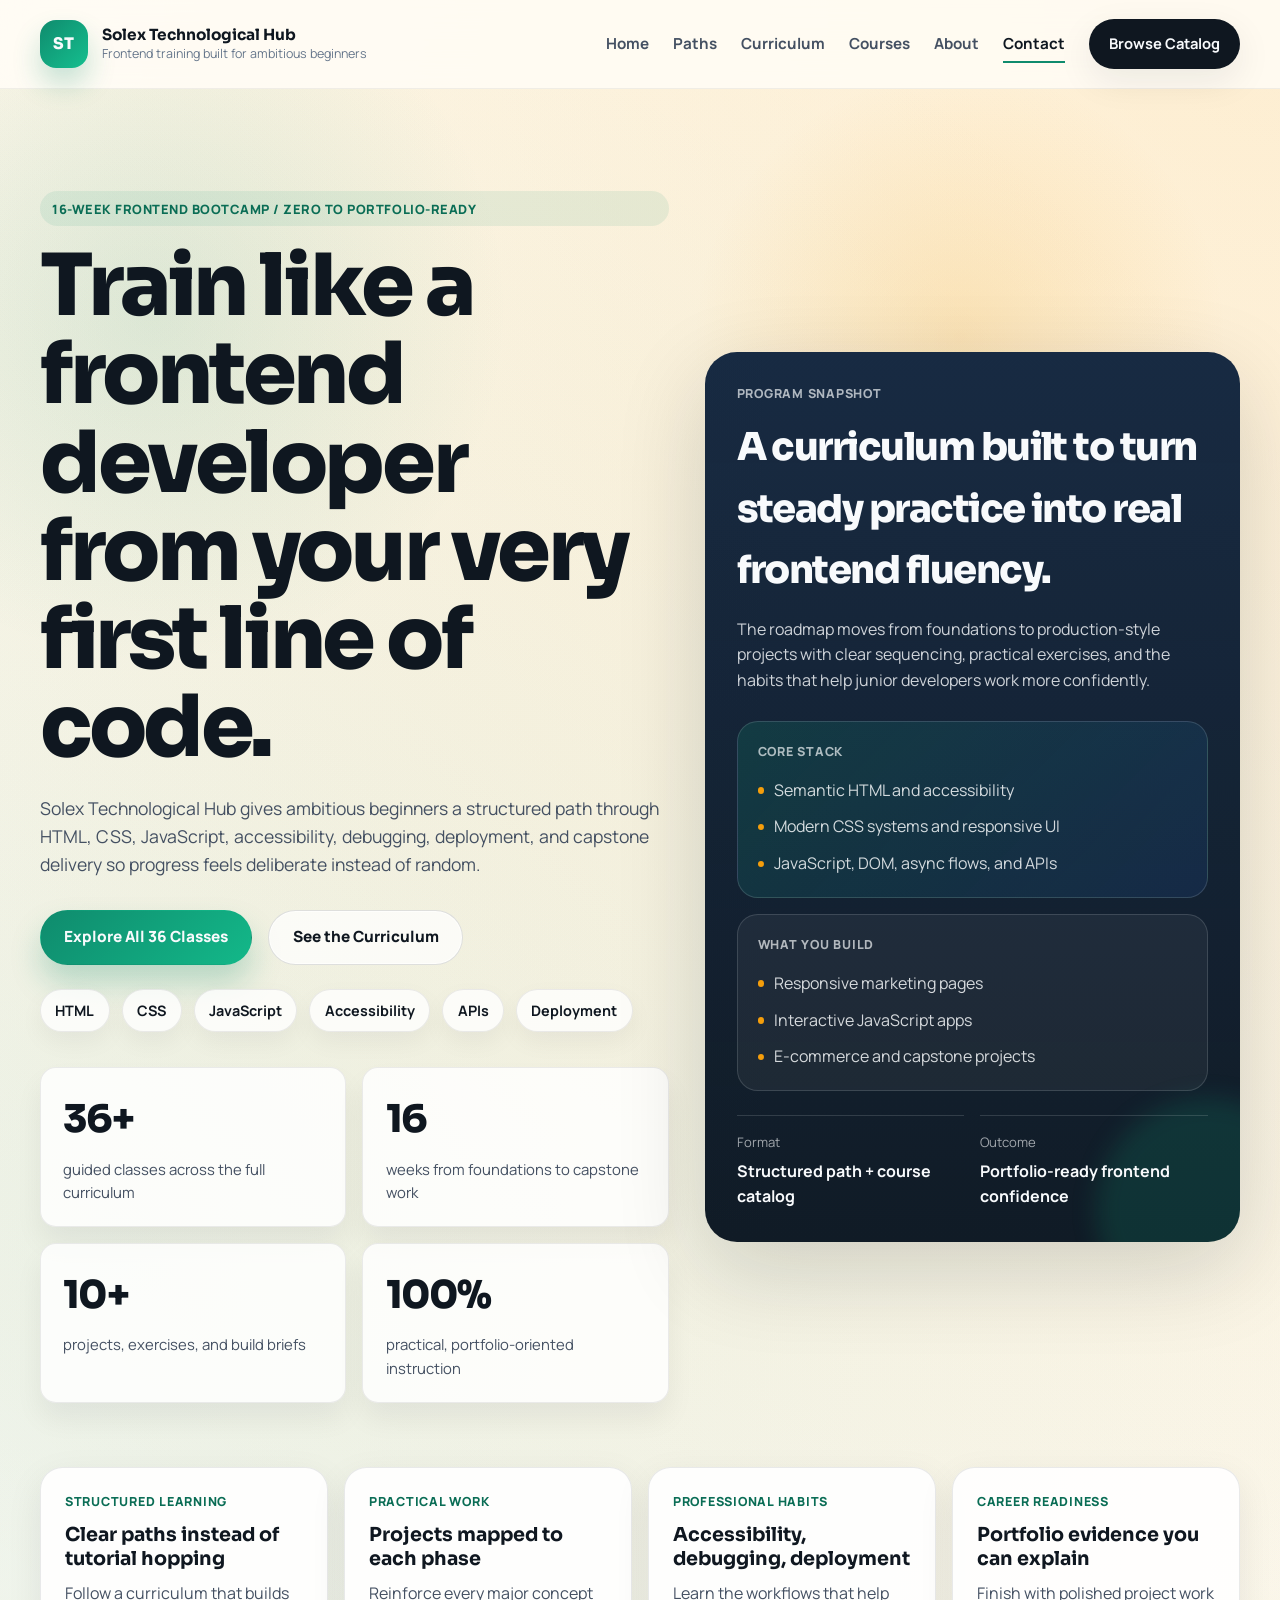
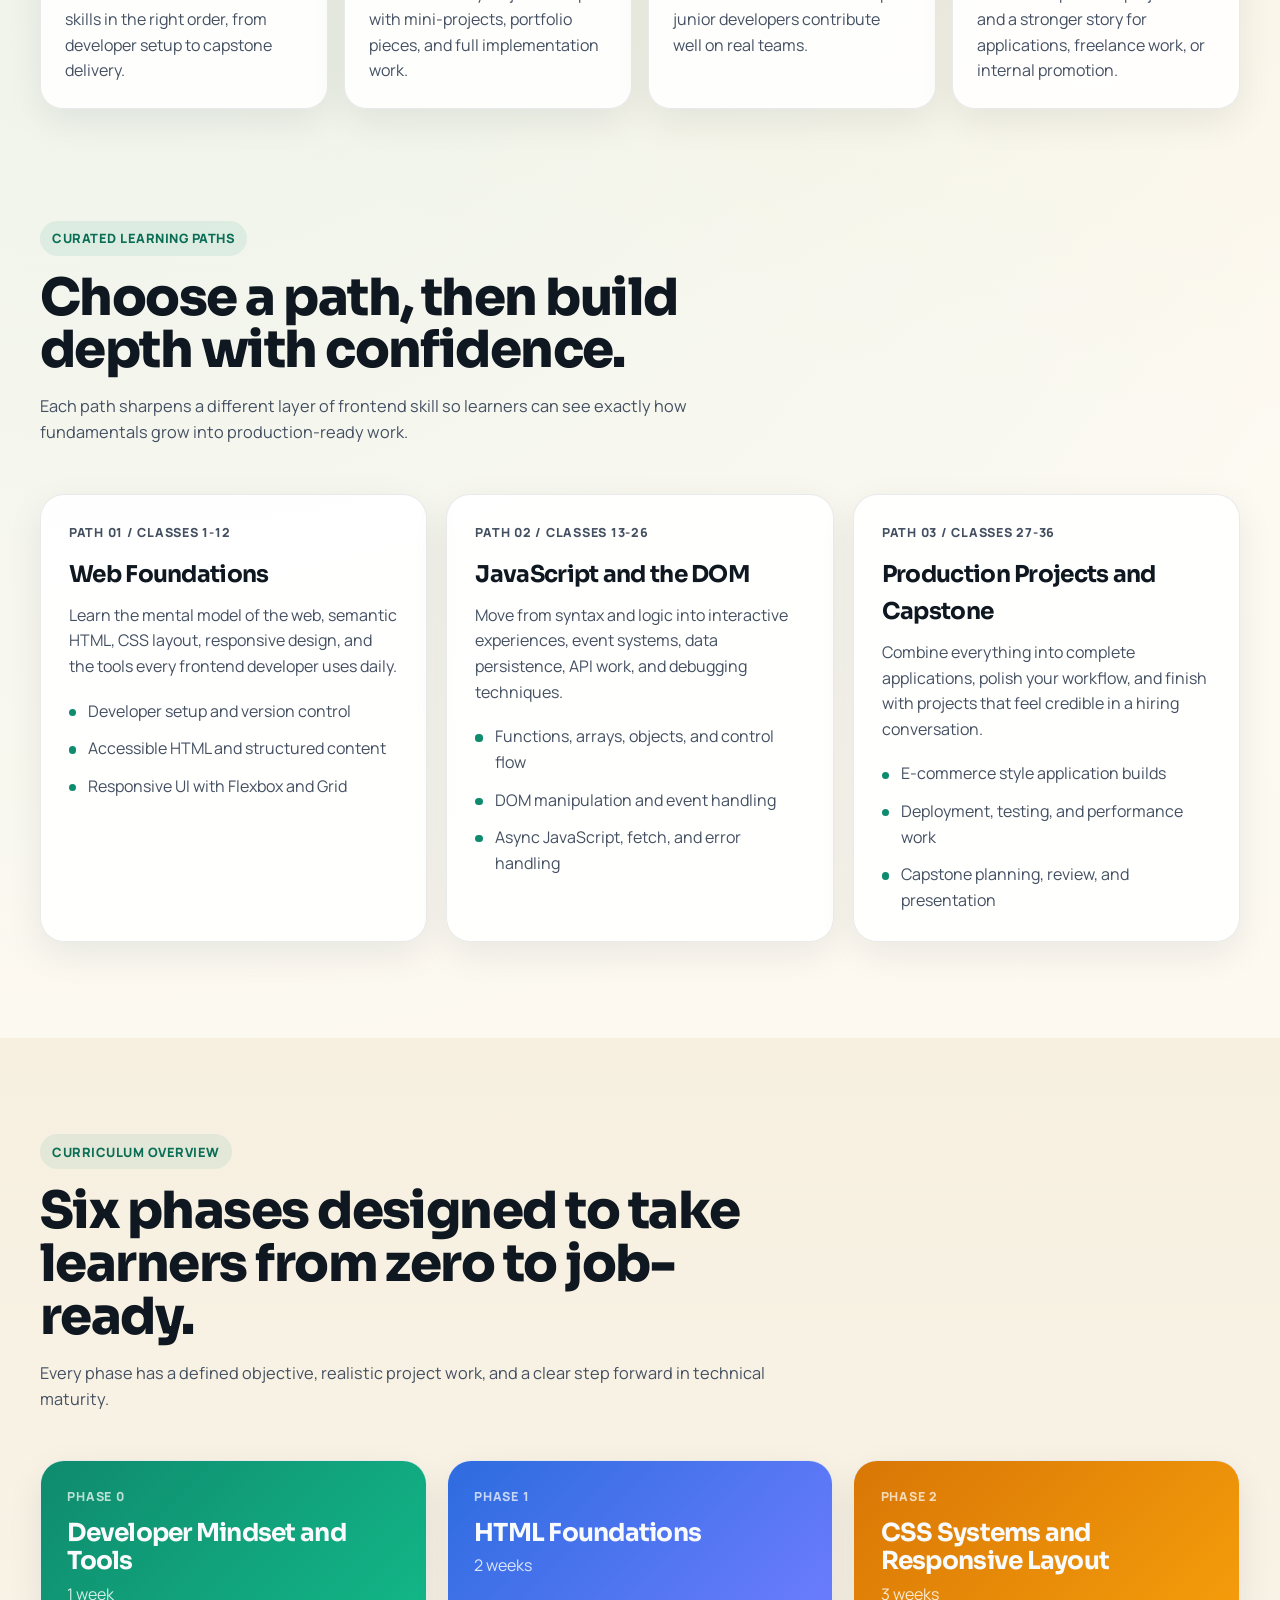
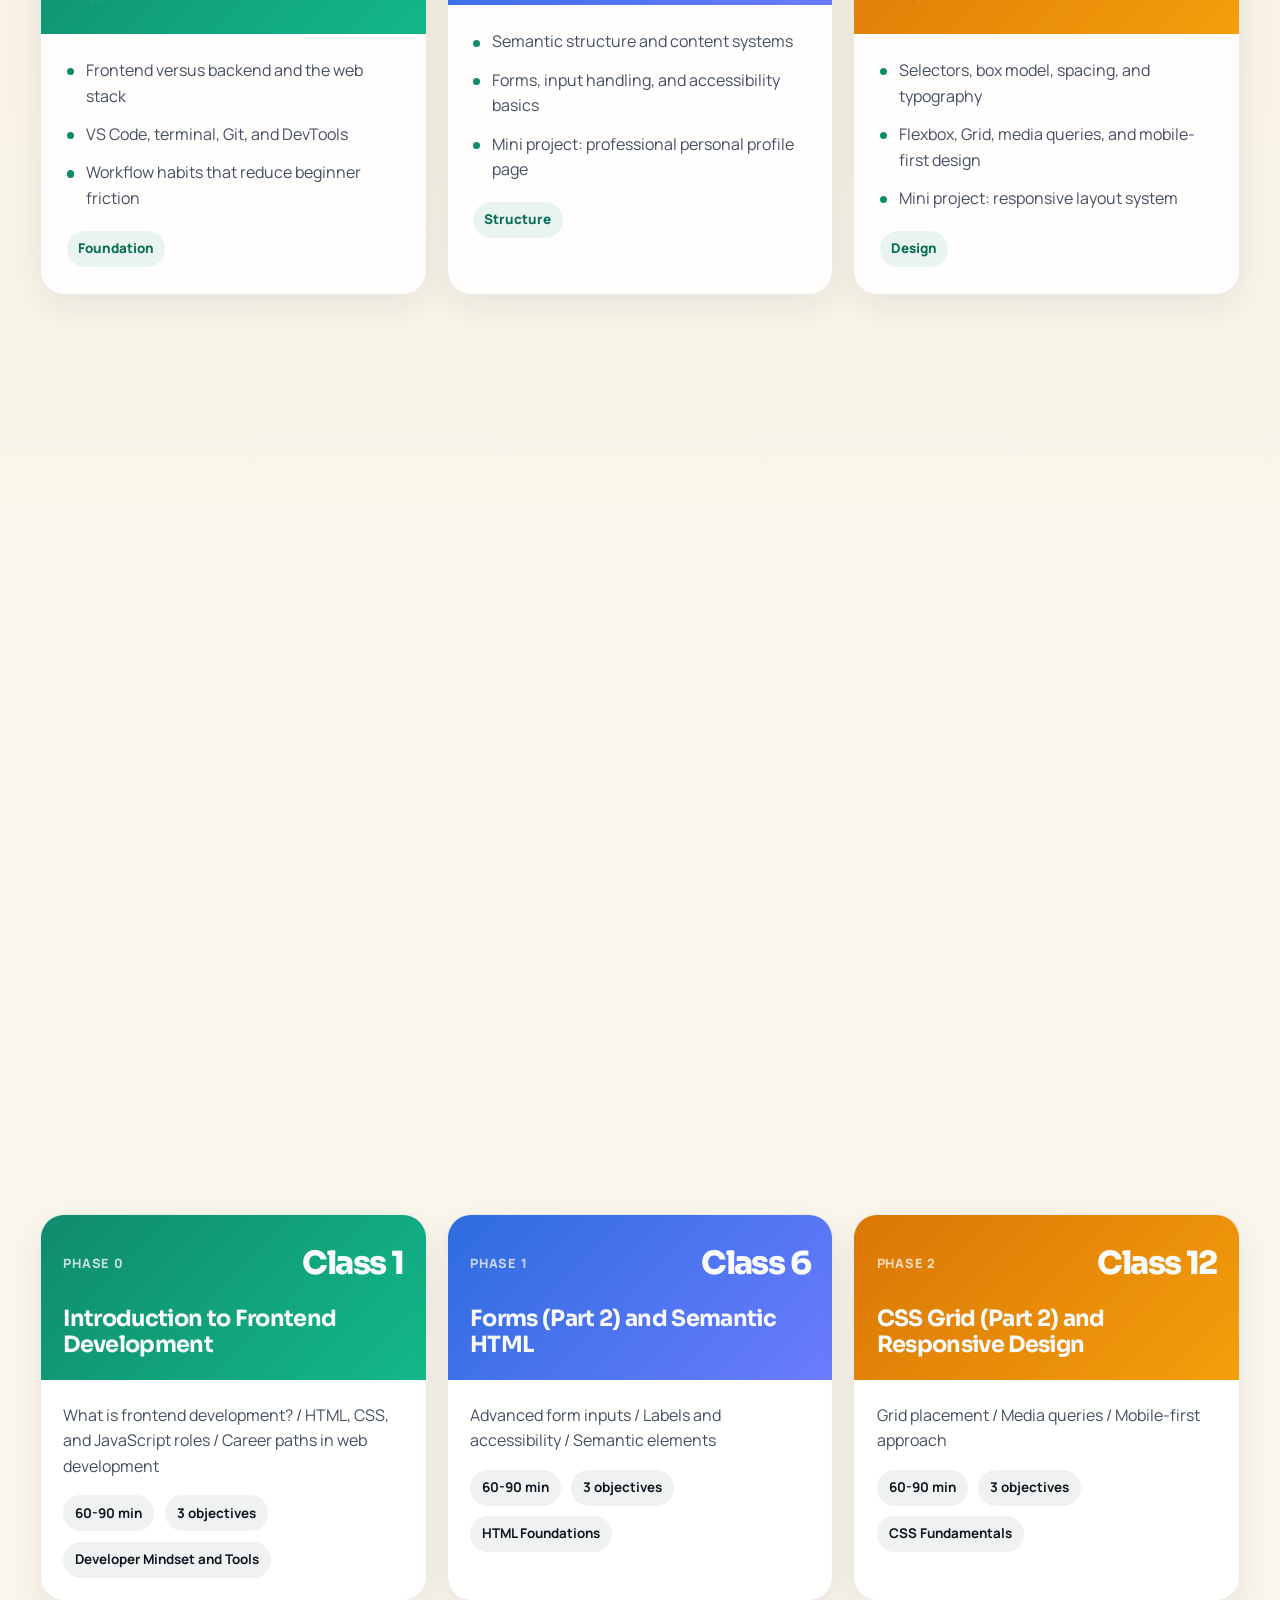
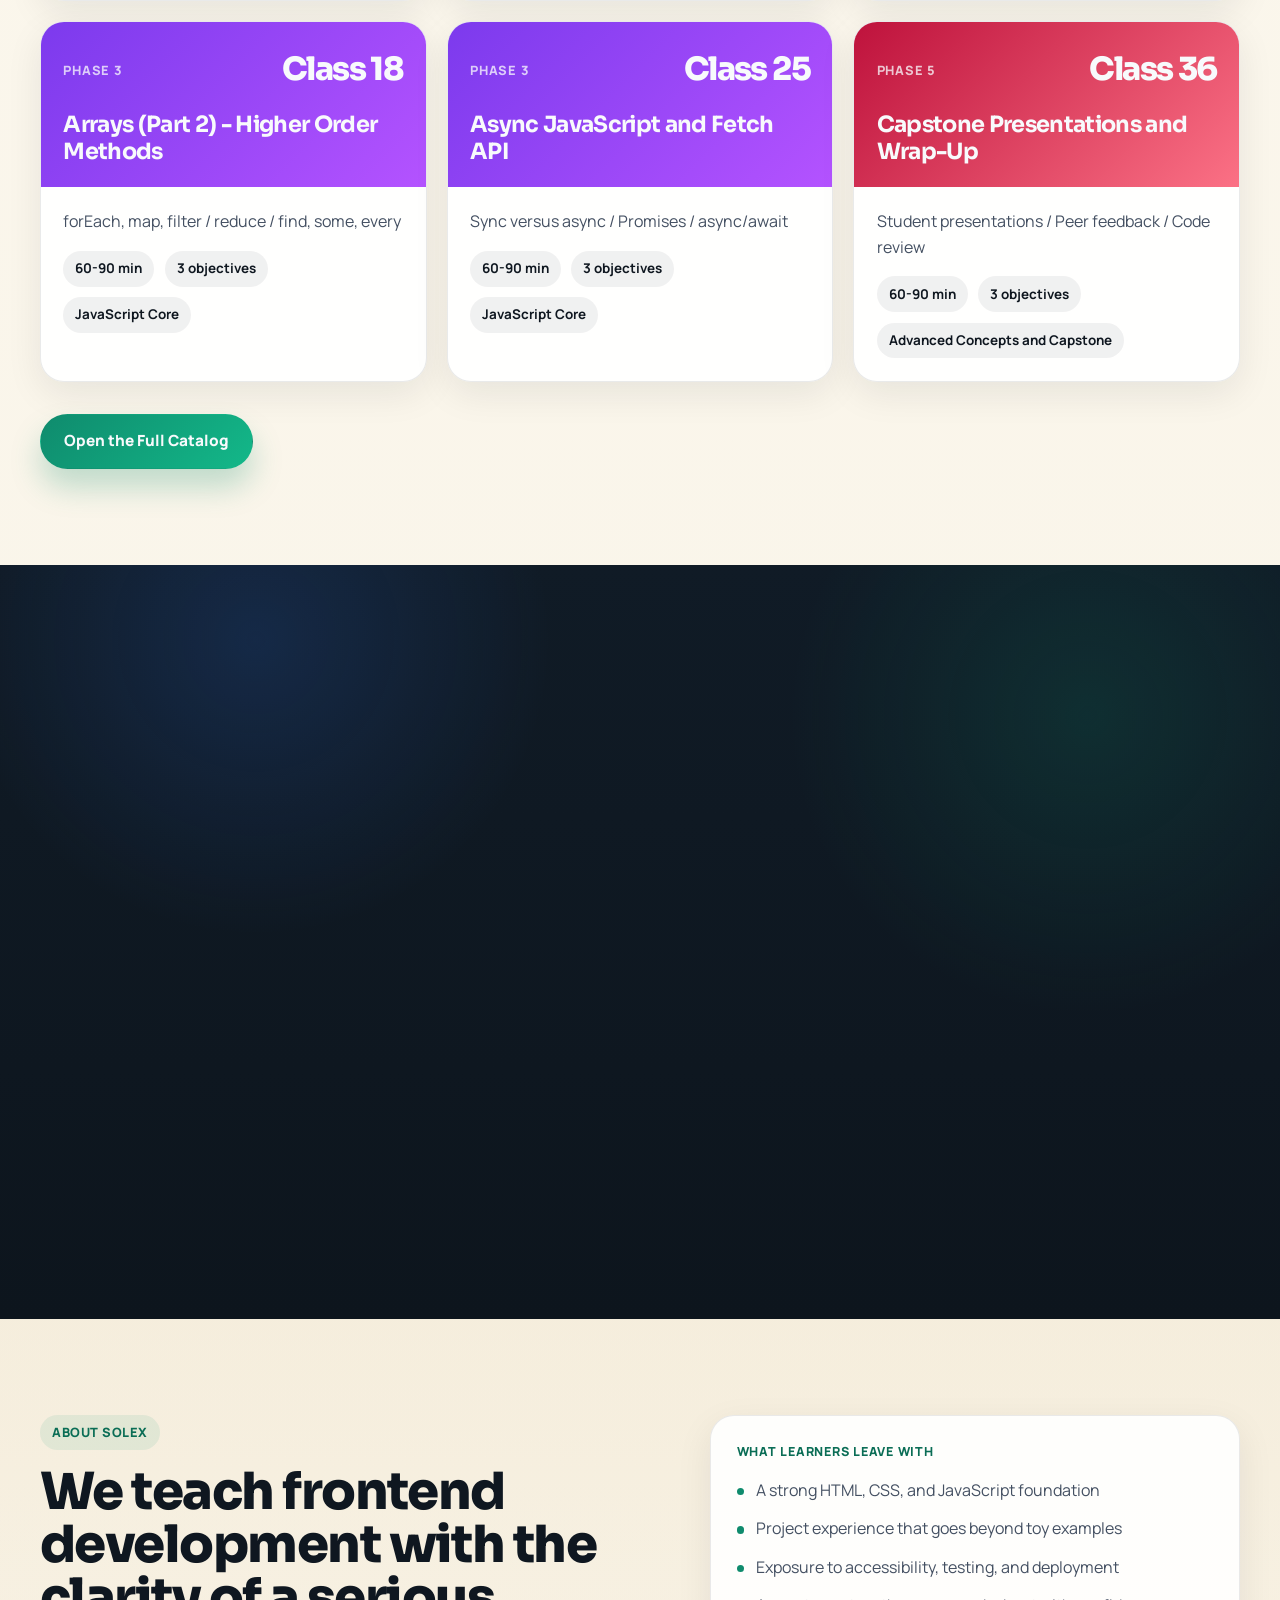
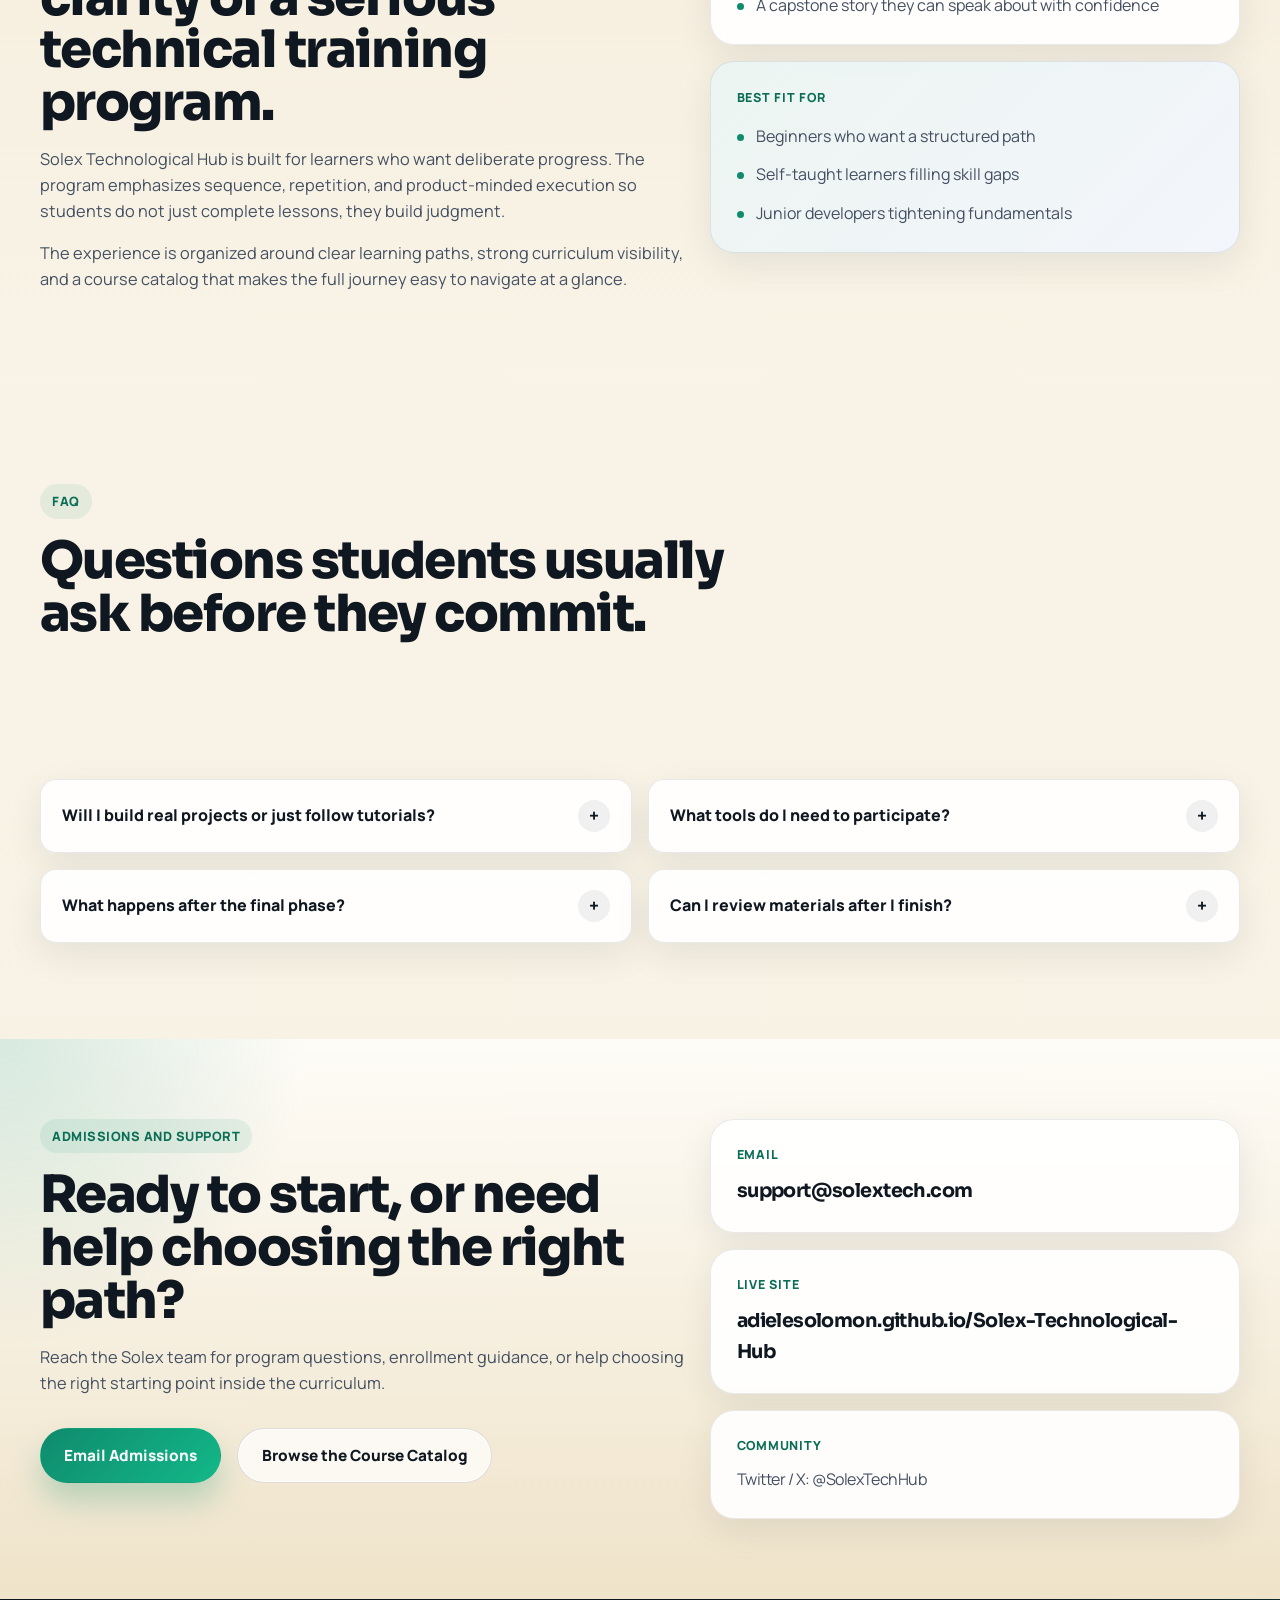
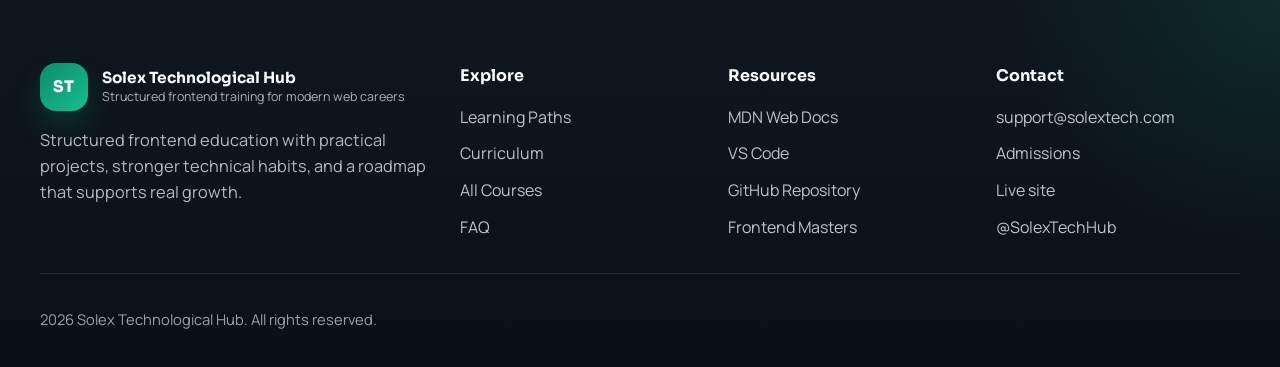
<file: index.html>
<!doctype html>
<html lang="en">
  <head>
    <meta charset="UTF-8" />
    <meta name="viewport" content="width=device-width, initial-scale=1.0" />
    <meta name="author" content="Solex Technological Hub" />
    <meta name="robots" content="index,follow,max-image-preview:large" />
    <meta name="theme-color" content="#101b26" />
    <meta
      name="description"
      content="Solex Technological Hub helps ambitious beginners become frontend developers through a structured 16-week bootcamp focused on HTML, CSS, JavaScript, accessibility, debugging, deployment, and capstone projects." />
    <link
      rel="canonical"
      href="https://adielesolomon.github.io/Solex-Technological-Hub/" />
    <meta property="og:site_name" content="Solex Technological Hub" />
    <meta property="og:type" content="website" />
    <meta
      property="og:title"
      content="Solex Technological Hub | Frontend Development Bootcamp" />
    <meta
      property="og:description"
      content="A structured 16-week frontend bootcamp with 36 practical classes, portfolio projects, and career-focused training." />
    <meta
      property="og:url"
      content="https://adielesolomon.github.io/Solex-Technological-Hub/" />
    <meta
      property="og:image"
      content="https://adielesolomon.github.io/Solex-Technological-Hub/assets/social-preview.png" />
    <meta
      property="og:image:alt"
      content="Solex Technological Hub professional frontend development bootcamp preview card" />
    <meta name="twitter:card" content="summary_large_image" />
    <meta
      name="twitter:title"
      content="Solex Technological Hub | Frontend Development Bootcamp" />
    <meta
      name="twitter:description"
      content="Structured frontend training with clear learning paths, portfolio projects, and practical class-by-class progression." />
    <meta name="twitter:site" content="@SolexTechHub" />
    <meta
      name="twitter:image"
      content="https://adielesolomon.github.io/Solex-Technological-Hub/assets/social-preview.png" />
    <title>Solex Technological Hub | Frontend Development Bootcamp</title>
    <link rel="preconnect" href="https://fonts.googleapis.com" />
    <link rel="preconnect" href="https://fonts.gstatic.com" crossorigin />
    <link
      href="https://fonts.googleapis.com/css2?family=Manrope:wght@400;700;800&family=Sora:wght@400;700;800&display=swap"
      rel="stylesheet" />
    <link rel="icon" href="favicon.svg" type="image/svg+xml" />
    <link rel="apple-touch-icon" href="assets/icon-180.png" />
    <link rel="manifest" href="site.webmanifest" />
    <link rel="stylesheet" href="styles.css" />
    <script type="application/ld+json">
      {
        "@context": "https://schema.org",
        "@type": "Course",
        "name": "Solex Technological Hub Frontend Development Bootcamp",
        "description": "A 16-week frontend development bootcamp covering HTML, CSS, JavaScript, accessibility, debugging, deployment, and capstone project work.",
        "provider": {
          "@type": "EducationalOrganization",
          "name": "Solex Technological Hub",
          "url": "https://adielesolomon.github.io/Solex-Technological-Hub/"
        },
        "timeRequired": "P16W",
        "educationalLevel": "Beginner to intermediate",
        "teaches": [
          "HTML",
          "CSS",
          "JavaScript",
          "Accessibility",
          "API Integration",
          "Deployment"
        ],
        "url": "https://adielesolomon.github.io/Solex-Technological-Hub/"
      }
    </script>
  </head>
  <body>
    <a class="skip-link" href="#main-content">Skip to content</a>

    <header class="site-header">
      <nav class="navbar" aria-label="Primary navigation">
        <div class="container nav-inner">
          <a class="brand" href="index.html#hero">
            <span class="brand-mark">ST</span>
            <span class="brand-copy">
              <span class="brand-name">Solex Technological Hub</span>
              <span class="brand-tagline"
                >Frontend training built for ambitious beginners</span
              >
            </span>
          </a>

          <button
            class="nav-toggle"
            type="button"
            aria-expanded="false"
            aria-controls="navPanel"
            aria-label="Toggle navigation">
            <span></span>
            <span></span>
            <span></span>
          </button>

          <div class="nav-panel" id="navPanel">
            <ul class="nav-links">
              <li><a href="#hero" class="nav-link active">Home</a></li>
              <li><a href="#paths" class="nav-link">Paths</a></li>
              <li><a href="#curriculum" class="nav-link">Curriculum</a></li>
              <li><a href="courses.html" class="nav-link">Courses</a></li>
              <li><a href="#about" class="nav-link">About</a></li>
              <li><a href="#contact" class="nav-link">Contact</a></li>
            </ul>
            <a href="courses.html" class="nav-cta">Browse Catalog</a>
          </div>
        </div>
      </nav>
    </header>

    <main id="main-content">
      <section id="hero" class="hero">
        <div class="container hero-grid">
          <div class="hero-copy" data-reveal>
            <p class="eyebrow">16-week frontend bootcamp / zero to portfolio-ready</p>
            <h1 class="hero-title">
              Train like a frontend developer from your very first line of code.
            </h1>
            <p class="hero-subtitle">
              Solex Technological Hub gives ambitious beginners a structured path
              through HTML, CSS, JavaScript, accessibility, debugging, deployment,
              and capstone delivery so progress feels deliberate instead of random.
            </p>

            <div class="hero-actions">
              <a href="courses.html" class="btn btn-primary"
                >Explore All 36 Classes</a
              >
              <a href="#curriculum" class="btn btn-secondary"
                >See the Curriculum</a
              >
            </div>

            <div class="hero-proof">
              <span class="proof-chip">HTML</span>
              <span class="proof-chip">CSS</span>
              <span class="proof-chip">JavaScript</span>
              <span class="proof-chip">Accessibility</span>
              <span class="proof-chip">APIs</span>
              <span class="proof-chip">Deployment</span>
            </div>

            <div class="hero-stats">
              <article class="stat-card">
                <div class="stat-number" data-target="36" data-suffix="+">
                  36+
                </div>
                <p class="stat-label">guided classes across the full curriculum</p>
              </article>
              <article class="stat-card">
                <div class="stat-number" data-target="16" data-suffix="">
                  16
                </div>
                <p class="stat-label">weeks from foundations to capstone work</p>
              </article>
              <article class="stat-card">
                <div class="stat-number" data-target="10" data-suffix="+">
                  10+
                </div>
                <p class="stat-label">projects, exercises, and build briefs</p>
              </article>
              <article class="stat-card">
                <div class="stat-number" data-target="100" data-suffix="%">
                  100%
                </div>
                <p class="stat-label">practical, portfolio-oriented instruction</p>
              </article>
            </div>
          </div>

          <div class="hero-panel-wrap" data-reveal>
            <div class="hero-panel">
              <div class="panel-top">
                <p class="panel-label">Program Snapshot</p>
                <h2 class="panel-title">A curriculum built to turn steady practice into real frontend fluency.</h2>
                <p class="panel-copy">
                  The roadmap moves from foundations to production-style projects
                  with clear sequencing, practical exercises, and the habits that
                  help junior developers work more confidently.
                </p>
              </div>

              <div class="panel-grid">
                <article class="panel-card panel-card-accent">
                  <p class="mini-label">Core Stack</p>
                  <ul class="panel-list">
                    <li>Semantic HTML and accessibility</li>
                    <li>Modern CSS systems and responsive UI</li>
                    <li>JavaScript, DOM, async flows, and APIs</li>
                  </ul>
                </article>

                <article class="panel-card">
                  <p class="mini-label">What You Build</p>
                  <ul class="panel-list">
                    <li>Responsive marketing pages</li>
                    <li>Interactive JavaScript apps</li>
                    <li>E-commerce and capstone projects</li>
                  </ul>
                </article>
              </div>

              <div class="panel-footer">
                <div class="panel-footer-item">
                  <span class="panel-footer-label">Format</span>
                  <strong>Structured path + course catalog</strong>
                </div>
                <div class="panel-footer-item">
                  <span class="panel-footer-label">Outcome</span>
                  <strong>Portfolio-ready frontend confidence</strong>
                </div>
              </div>
            </div>
          </div>
        </div>
      </section>

      <section class="signal-band">
        <div class="container signal-grid">
          <article class="signal-card" data-reveal>
            <p class="signal-kicker">Structured Learning</p>
            <h2>Clear paths instead of tutorial hopping</h2>
            <p>
              Follow a curriculum that builds skills in the right order, from
              developer setup to capstone delivery.
            </p>
          </article>

          <article class="signal-card" data-reveal>
            <p class="signal-kicker">Practical Work</p>
            <h2>Projects mapped to each phase</h2>
            <p>
              Reinforce every major concept with mini-projects, portfolio pieces,
              and full implementation work.
            </p>
          </article>

          <article class="signal-card" data-reveal>
            <p class="signal-kicker">Professional Habits</p>
            <h2>Accessibility, debugging, deployment</h2>
            <p>
              Learn the workflows that help junior developers contribute well on
              real teams.
            </p>
          </article>

          <article class="signal-card" data-reveal>
            <p class="signal-kicker">Career Readiness</p>
            <h2>Portfolio evidence you can explain</h2>
            <p>
              Finish with polished project work and a stronger story for
              applications, freelance work, or internal promotion.
            </p>
          </article>
        </div>
      </section>

      <section id="paths" class="section section-light">
        <div class="container">
          <div class="section-heading" data-reveal>
            <p class="eyebrow">Curated Learning Paths</p>
            <h2 class="section-title">Choose a path, then build depth with confidence.</h2>
            <p class="section-subtitle">
              Each path sharpens a different layer of frontend skill so learners
              can see exactly how fundamentals grow into production-ready work.
            </p>
          </div>

          <div class="paths-grid">
            <article class="path-card" data-reveal>
              <p class="path-meta">Path 01 / Classes 1-12</p>
              <h3>Web Foundations</h3>
              <p>
                Learn the mental model of the web, semantic HTML, CSS layout,
                responsive design, and the tools every frontend developer uses
                daily.
              </p>
              <ul class="path-points">
                <li>Developer setup and version control</li>
                <li>Accessible HTML and structured content</li>
                <li>Responsive UI with Flexbox and Grid</li>
              </ul>
            </article>

            <article class="path-card" data-reveal>
              <p class="path-meta">Path 02 / Classes 13-26</p>
              <h3>JavaScript and the DOM</h3>
              <p>
                Move from syntax and logic into interactive experiences, event
                systems, data persistence, API work, and debugging techniques.
              </p>
              <ul class="path-points">
                <li>Functions, arrays, objects, and control flow</li>
                <li>DOM manipulation and event handling</li>
                <li>Async JavaScript, fetch, and error handling</li>
              </ul>
            </article>

            <article class="path-card" data-reveal>
              <p class="path-meta">Path 03 / Classes 27-36</p>
              <h3>Production Projects and Capstone</h3>
              <p>
                Combine everything into complete applications, polish your
                workflow, and finish with projects that feel credible in a hiring
                conversation.
              </p>
              <ul class="path-points">
                <li>E-commerce style application builds</li>
                <li>Deployment, testing, and performance work</li>
                <li>Capstone planning, review, and presentation</li>
              </ul>
            </article>
          </div>
        </div>
      </section>

      <section id="curriculum" class="section section-cream">
        <div class="container">
          <div class="section-heading" data-reveal>
            <p class="eyebrow">Curriculum Overview</p>
            <h2 class="section-title">Six phases designed to take learners from zero to job-ready.</h2>
            <p class="section-subtitle">
              Every phase has a defined objective, realistic project work, and a
              clear step forward in technical maturity.
            </p>
          </div>

          <div class="phases-grid">
            <article
              class="phase-card"
              style="--phase-gradient: linear-gradient(135deg, #0f8b6d 0%, #13b889 100%)"
              data-reveal>
              <div class="phase-header">
                <p class="phase-step">Phase 0</p>
                <h3>Developer Mindset and Tools</h3>
                <p class="phase-duration">1 week</p>
              </div>
              <div class="phase-body">
                <ul class="phase-topics">
                  <li>Frontend versus backend and the web stack</li>
                  <li>VS Code, terminal, Git, and DevTools</li>
                  <li>Workflow habits that reduce beginner friction</li>
                </ul>
                <span class="phase-badge">Foundation</span>
              </div>
            </article>

            <article
              class="phase-card"
              style="--phase-gradient: linear-gradient(135deg, #2d6cdf 0%, #6b7cff 100%)"
              data-reveal>
              <div class="phase-header">
                <p class="phase-step">Phase 1</p>
                <h3>HTML Foundations</h3>
                <p class="phase-duration">2 weeks</p>
              </div>
              <div class="phase-body">
                <ul class="phase-topics">
                  <li>Semantic structure and content systems</li>
                  <li>Forms, input handling, and accessibility basics</li>
                  <li>Mini project: professional personal profile page</li>
                </ul>
                <span class="phase-badge">Structure</span>
              </div>
            </article>

            <article
              class="phase-card"
              style="--phase-gradient: linear-gradient(135deg, #d97706 0%, #f59e0b 100%)"
              data-reveal>
              <div class="phase-header">
                <p class="phase-step">Phase 2</p>
                <h3>CSS Systems and Responsive Layout</h3>
                <p class="phase-duration">3 weeks</p>
              </div>
              <div class="phase-body">
                <ul class="phase-topics">
                  <li>Selectors, box model, spacing, and typography</li>
                  <li>Flexbox, Grid, media queries, and mobile-first design</li>
                  <li>Mini project: responsive layout system</li>
                </ul>
                <span class="phase-badge">Design</span>
              </div>
            </article>

            <article
              class="phase-card"
              style="--phase-gradient: linear-gradient(135deg, #7c3aed 0%, #b453ff 100%)"
              data-reveal>
              <div class="phase-header">
                <p class="phase-step">Phase 3</p>
                <h3>JavaScript Core</h3>
                <p class="phase-duration">6 weeks</p>
              </div>
              <div class="phase-body">
                <ul class="phase-topics">
                  <li>Programming logic, arrays, objects, and functions</li>
                  <li>DOM manipulation, events, async flows, and APIs</li>
                  <li>Mini project: weather dashboard and interactive apps</li>
                </ul>
                <span class="phase-badge">Interactivity</span>
              </div>
            </article>

            <article
              class="phase-card"
              style="--phase-gradient: linear-gradient(135deg, #0f766e 0%, #14b8a6 100%)"
              data-reveal>
              <div class="phase-header">
                <p class="phase-step">Phase 4</p>
                <h3>Integration Projects</h3>
                <p class="phase-duration">2 weeks</p>
              </div>
              <div class="phase-body">
                <ul class="phase-topics">
                  <li>Project planning, product thinking, and scoping</li>
                  <li>E-commerce builds, form validation, deployment</li>
                  <li>Workflows that connect UI, behavior, and data</li>
                </ul>
                <span class="phase-badge">Application</span>
              </div>
            </article>

            <article
              class="phase-card"
              style="--phase-gradient: linear-gradient(135deg, #be123c 0%, #fb7185 100%)"
              data-reveal>
              <div class="phase-header">
                <p class="phase-step">Phase 5</p>
                <h3>Advanced Practice and Capstone</h3>
                <p class="phase-duration">2 weeks</p>
              </div>
              <div class="phase-body">
                <ul class="phase-topics">
                  <li>Performance, accessibility, testing, and tooling</li>
                  <li>Closures, this, debugging, and code quality</li>
                  <li>Capstone project planning, delivery, and presentation</li>
                </ul>
                <span class="phase-badge">Mastery</span>
              </div>
            </article>
          </div>
        </div>
      </section>

      <section id="featured-classes" class="section section-light">
        <div class="container">
          <div class="section-heading" data-reveal>
            <p class="eyebrow">Featured Classes</p>
            <h2 class="section-title">A few classes that show the breadth of the program.</h2>
            <p class="section-subtitle">
              These featured lessons show how the catalog balances foundations,
              UI craftsmanship, JavaScript depth, and capstone preparation.
            </p>
          </div>

          <div class="courses-grid" id="samplesGrid"></div>

          <div class="section-action" data-reveal>
            <a href="courses.html" class="btn btn-primary">Open the Full Catalog</a>
          </div>
        </div>
      </section>

      <section class="section section-dark">
        <div class="container">
          <div class="section-heading section-heading-dark" data-reveal>
            <p class="eyebrow eyebrow-dark">How The Program Works</p>
            <h2 class="section-title section-title-dark">
              A learning experience designed to feel closer to a product team than a loose course playlist.
            </h2>
          </div>

          <div class="experience-grid">
            <article class="experience-card" data-reveal>
              <p class="experience-number">01</p>
              <h3>Learn with sequence</h3>
              <p>
                Concepts are grouped into coherent paths, so students understand
                what to learn next and why it matters.
              </p>
            </article>

            <article class="experience-card" data-reveal>
              <p class="experience-number">02</p>
              <h3>Practice with intention</h3>
              <p>
                Each phase includes exercises and projects that mirror the kinds
                of deliverables junior developers are asked to complete.
              </p>
            </article>

            <article class="experience-card" data-reveal>
              <p class="experience-number">03</p>
              <h3>Ship with confidence</h3>
              <p>
                Learners touch debugging, deployment, accessibility, and testing
                so their work feels more polished and professional.
              </p>
            </article>

            <article class="experience-card" data-reveal>
              <p class="experience-number">04</p>
              <h3>Graduate with proof</h3>
              <p>
                The program closes with capstone work and portfolio-ready builds
                that make progress visible to employers and collaborators.
              </p>
            </article>
          </div>
        </div>
      </section>

      <section id="about" class="section section-cream">
        <div class="container about-grid">
          <div class="about-copy" data-reveal>
            <p class="eyebrow">About Solex</p>
            <h2 class="section-title section-title-left">
              We teach frontend development with the clarity of a serious technical training program.
            </h2>
            <p class="about-text">
              Solex Technological Hub is built for learners who want deliberate
              progress. The program emphasizes sequence, repetition, and
              product-minded execution so students do not just complete lessons,
              they build judgment.
            </p>
            <p class="about-text">
              The experience is organized around clear learning paths, strong
              curriculum visibility, and a course catalog that makes the full
              journey easy to navigate at a glance.
            </p>
          </div>

          <div class="about-stack" data-reveal>
            <article class="about-card">
              <p class="about-card-label">What learners leave with</p>
              <ul class="about-points">
                <li>A strong HTML, CSS, and JavaScript foundation</li>
                <li>Project experience that goes beyond toy examples</li>
                <li>Exposure to accessibility, testing, and deployment</li>
                <li>A capstone story they can speak about with confidence</li>
              </ul>
            </article>

            <article class="about-card about-card-highlight">
              <p class="about-card-label">Best fit for</p>
              <ul class="about-points">
                <li>Beginners who want a structured path</li>
                <li>Self-taught learners filling skill gaps</li>
                <li>Junior developers tightening fundamentals</li>
              </ul>
            </article>
          </div>
        </div>
      </section>

      <section id="faq" class="section section-light">
        <div class="container">
          <div class="section-heading" data-reveal>
            <p class="eyebrow">FAQ</p>
            <h2 class="section-title">Questions students usually ask before they commit.</h2>
          </div>

          <div class="faq-grid">
            <article class="faq-item" data-reveal>
              <button class="faq-question" type="button" aria-expanded="false">
                <span>How long does the bootcamp take?</span>
                <span class="faq-icon">+</span>
              </button>
              <div class="faq-answer" hidden>
                <p>
                  The curriculum is designed as a 16-week experience with 36
                  classes. Learners can also use the catalog at their own pace.
                </p>
              </div>
            </article>

            <article class="faq-item" data-reveal>
              <button class="faq-question" type="button" aria-expanded="false">
                <span>Do I need programming experience before starting?</span>
                <span class="faq-icon">+</span>
              </button>
              <div class="faq-answer" hidden>
                <p>
                  No. The program starts with tools, HTML, and web fundamentals,
                  then builds into CSS systems and JavaScript step by step.
                </p>
              </div>
            </article>

            <article class="faq-item" data-reveal>
              <button class="faq-question" type="button" aria-expanded="false">
                <span>Will I build real projects or just follow tutorials?</span>
                <span class="faq-icon">+</span>
              </button>
              <div class="faq-answer" hidden>
                <p>
                  You will build mini-projects and larger integrations throughout
                  the curriculum, including an e-commerce style build and a final
                  capstone.
                </p>
              </div>
            </article>

            <article class="faq-item" data-reveal>
              <button class="faq-question" type="button" aria-expanded="false">
                <span>What tools do I need to participate?</span>
                <span class="faq-icon">+</span>
              </button>
              <div class="faq-answer" hidden>
                <p>
                  A modern browser, VS Code, and a computer capable of basic web
                  development work are enough to get started.
                </p>
              </div>
            </article>

            <article class="faq-item" data-reveal>
              <button class="faq-question" type="button" aria-expanded="false">
                <span>What happens after the final phase?</span>
                <span class="faq-icon">+</span>
              </button>
              <div class="faq-answer" hidden>
                <p>
                  Learners finish with stronger project work, a clearer portfolio
                  direction, and practical knowledge of how frontend work ships in
                  the real world.
                </p>
              </div>
            </article>

            <article class="faq-item" data-reveal>
              <button class="faq-question" type="button" aria-expanded="false">
                <span>Can I review materials after I finish?</span>
                <span class="faq-icon">+</span>
              </button>
              <div class="faq-answer" hidden>
                <p>
                  Yes. The curriculum is structured to remain valuable as a
                  long-term reference library while you grow.
                </p>
              </div>
            </article>
          </div>
        </div>
      </section>

      <section id="contact" class="contact-section">
        <div class="container contact-grid">
          <div class="contact-copy" data-reveal>
            <p class="eyebrow">Admissions and Support</p>
            <h2 class="section-title section-title-left">
              Ready to start, or need help choosing the right path?
            </h2>
            <p class="contact-text">
              Reach the Solex team for program questions, enrollment guidance, or
              help choosing the right starting point inside the curriculum.
            </p>

            <div class="hero-actions">
              <a href="mailto:support@solextech.com" class="btn btn-primary"
                >Email Admissions</a
              >
              <a href="courses.html" class="btn btn-secondary"
                >Browse the Course Catalog</a
              >
            </div>
          </div>

          <div class="contact-panel" data-reveal>
            <article class="contact-card">
              <p class="contact-label">Email</p>
              <a href="mailto:support@solextech.com" class="contact-link"
                >support@solextech.com</a
              >
            </article>

            <article class="contact-card">
              <p class="contact-label">Live Site</p>
              <a
                href="https://adielesolomon.github.io/Solex-Technological-Hub/"
                target="_blank"
                rel="noopener noreferrer"
                class="contact-link"
                >adielesolomon.github.io/Solex-Technological-Hub</a
              >
            </article>

            <article class="contact-card">
              <p class="contact-label">Community</p>
              <p class="contact-value">Twitter / X: @SolexTechHub</p>
            </article>
          </div>
        </div>
      </section>
    </main>

    <footer class="footer">
      <div class="container footer-grid">
        <div class="footer-brand">
          <div class="brand brand-footer">
            <span class="brand-mark">ST</span>
            <span class="brand-copy">
              <span class="brand-name">Solex Technological Hub</span>
              <span class="brand-tagline"
                >Structured frontend training for modern web careers</span
              >
            </span>
          </div>
          <p class="footer-copy">
            Structured frontend education with practical projects, stronger
            technical habits, and a roadmap that supports real growth.
          </p>
        </div>

        <div class="footer-column">
          <h2>Explore</h2>
          <ul class="footer-links">
            <li><a href="#paths">Learning Paths</a></li>
            <li><a href="#curriculum">Curriculum</a></li>
            <li><a href="courses.html">All Courses</a></li>
            <li><a href="#faq">FAQ</a></li>
          </ul>
        </div>

        <div class="footer-column">
          <h2>Resources</h2>
          <ul class="footer-links">
            <li>
              <a href="https://developer.mozilla.org/" target="_blank" rel="noreferrer"
                >MDN Web Docs</a
              >
            </li>
            <li>
              <a href="https://code.visualstudio.com/" target="_blank" rel="noreferrer"
                >VS Code</a
              >
            </li>
            <li>
              <a
                href="https://github.com/AdieleSolomon/Solex-Technological-Hub"
                target="_blank"
                rel="noopener noreferrer"
                >GitHub Repository</a
              >
            </li>
            <li>
              <a href="https://frontendmasters.com/" target="_blank" rel="noreferrer"
                >Frontend Masters</a
              >
            </li>
          </ul>
        </div>

        <div class="footer-column">
          <h2>Contact</h2>
          <ul class="footer-links">
            <li><a href="mailto:support@solextech.com">support@solextech.com</a></li>
            <li><a href="#contact">Admissions</a></li>
            <li>
              <a
                href="https://adielesolomon.github.io/Solex-Technological-Hub/"
                target="_blank"
                rel="noopener noreferrer"
                >Live site</a
              >
            </li>
            <li><span>@SolexTechHub</span></li>
          </ul>
        </div>
      </div>

      <div class="container footer-bottom">
        <p>
          <span id="currentYear">2026</span> Solex Technological Hub. All rights
          reserved.
        </p>
      </div>
    </footer>

    <script src="courses-data.js"></script>
    <script src="script.js"></script>
  </body>
</html>
</file>
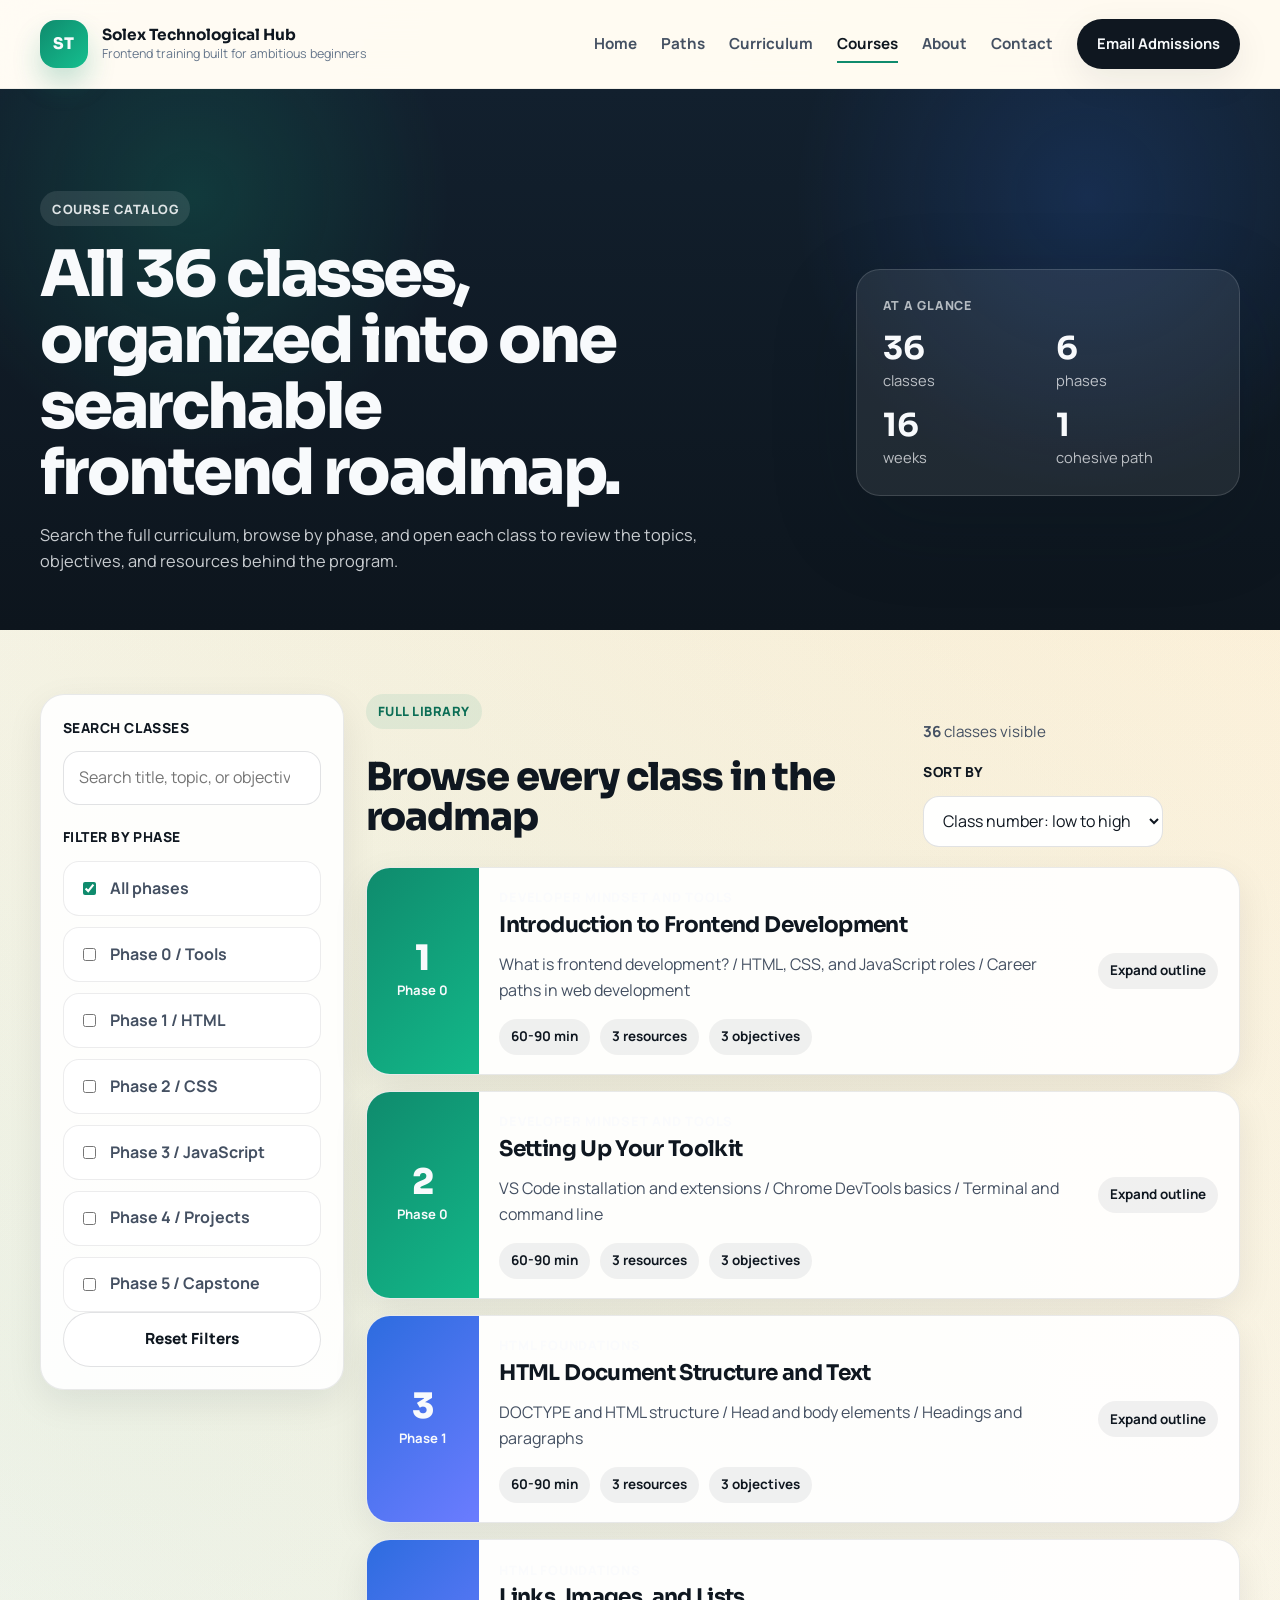
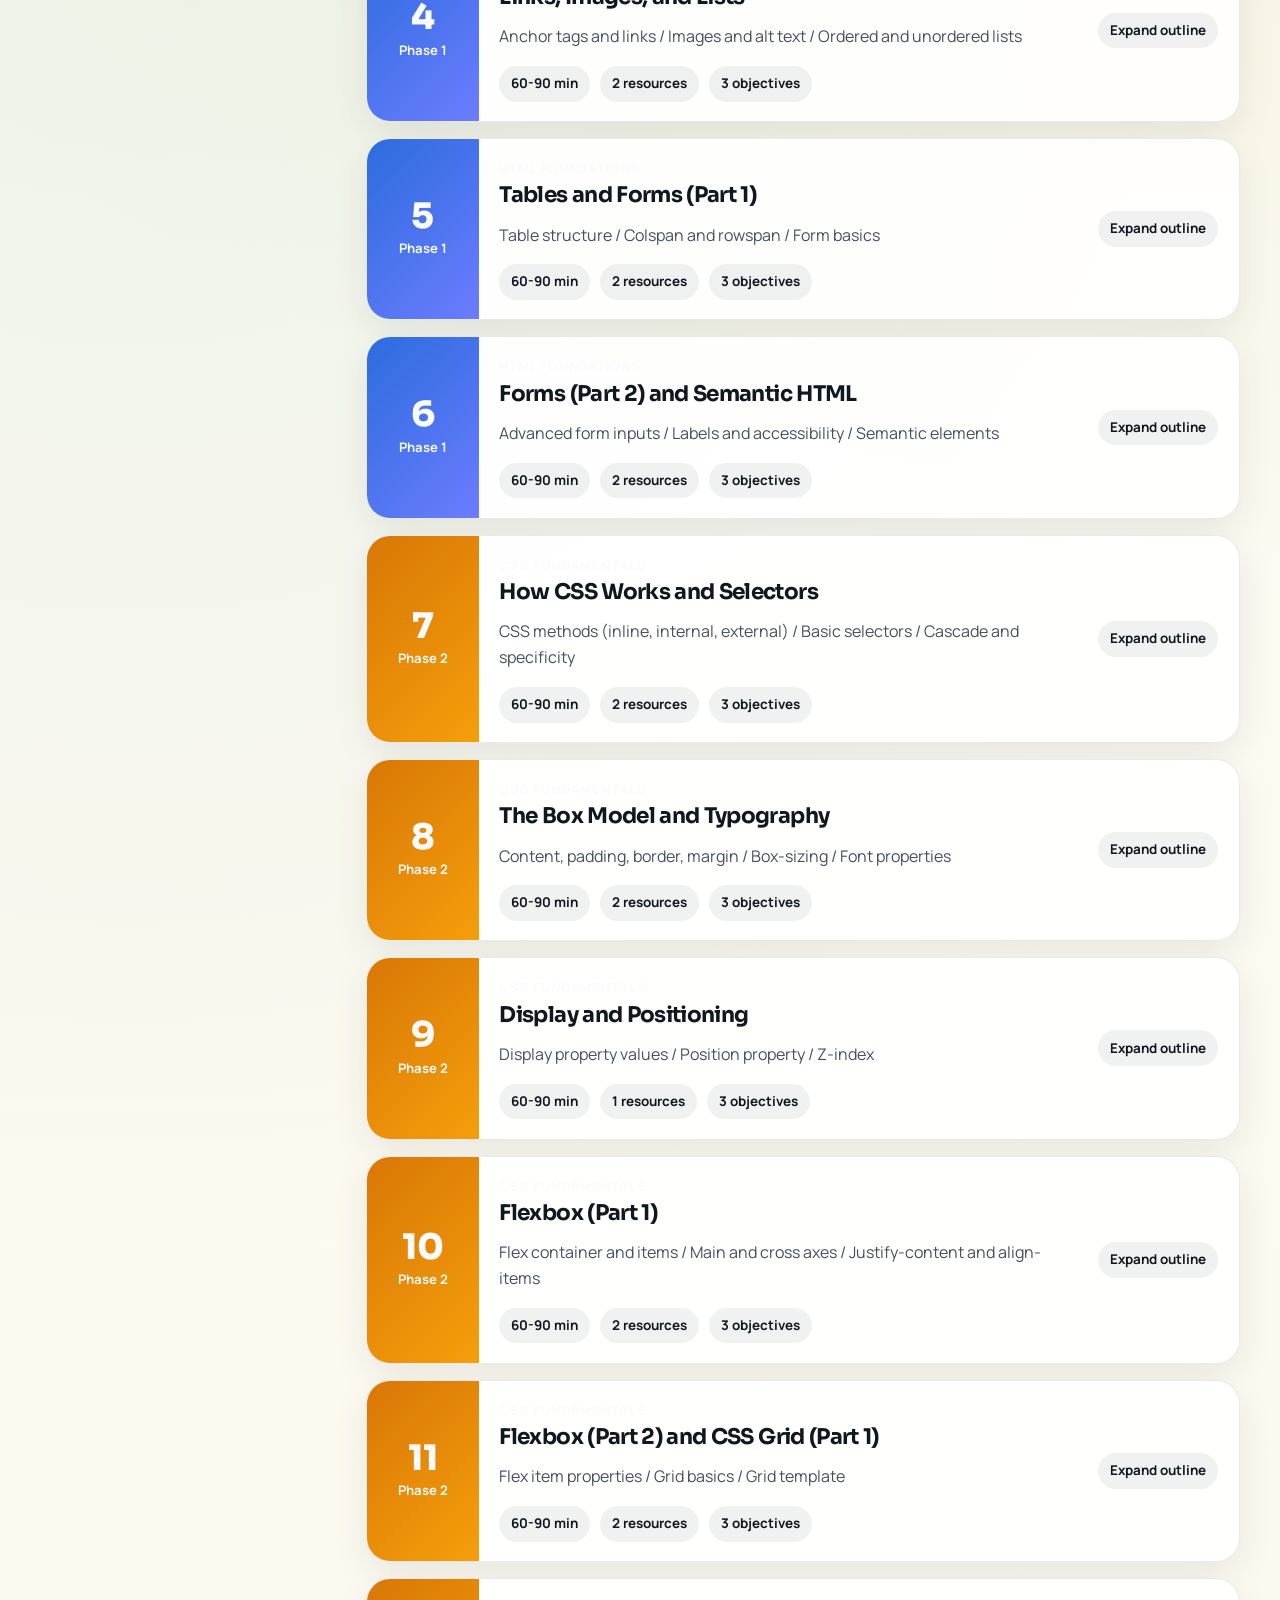
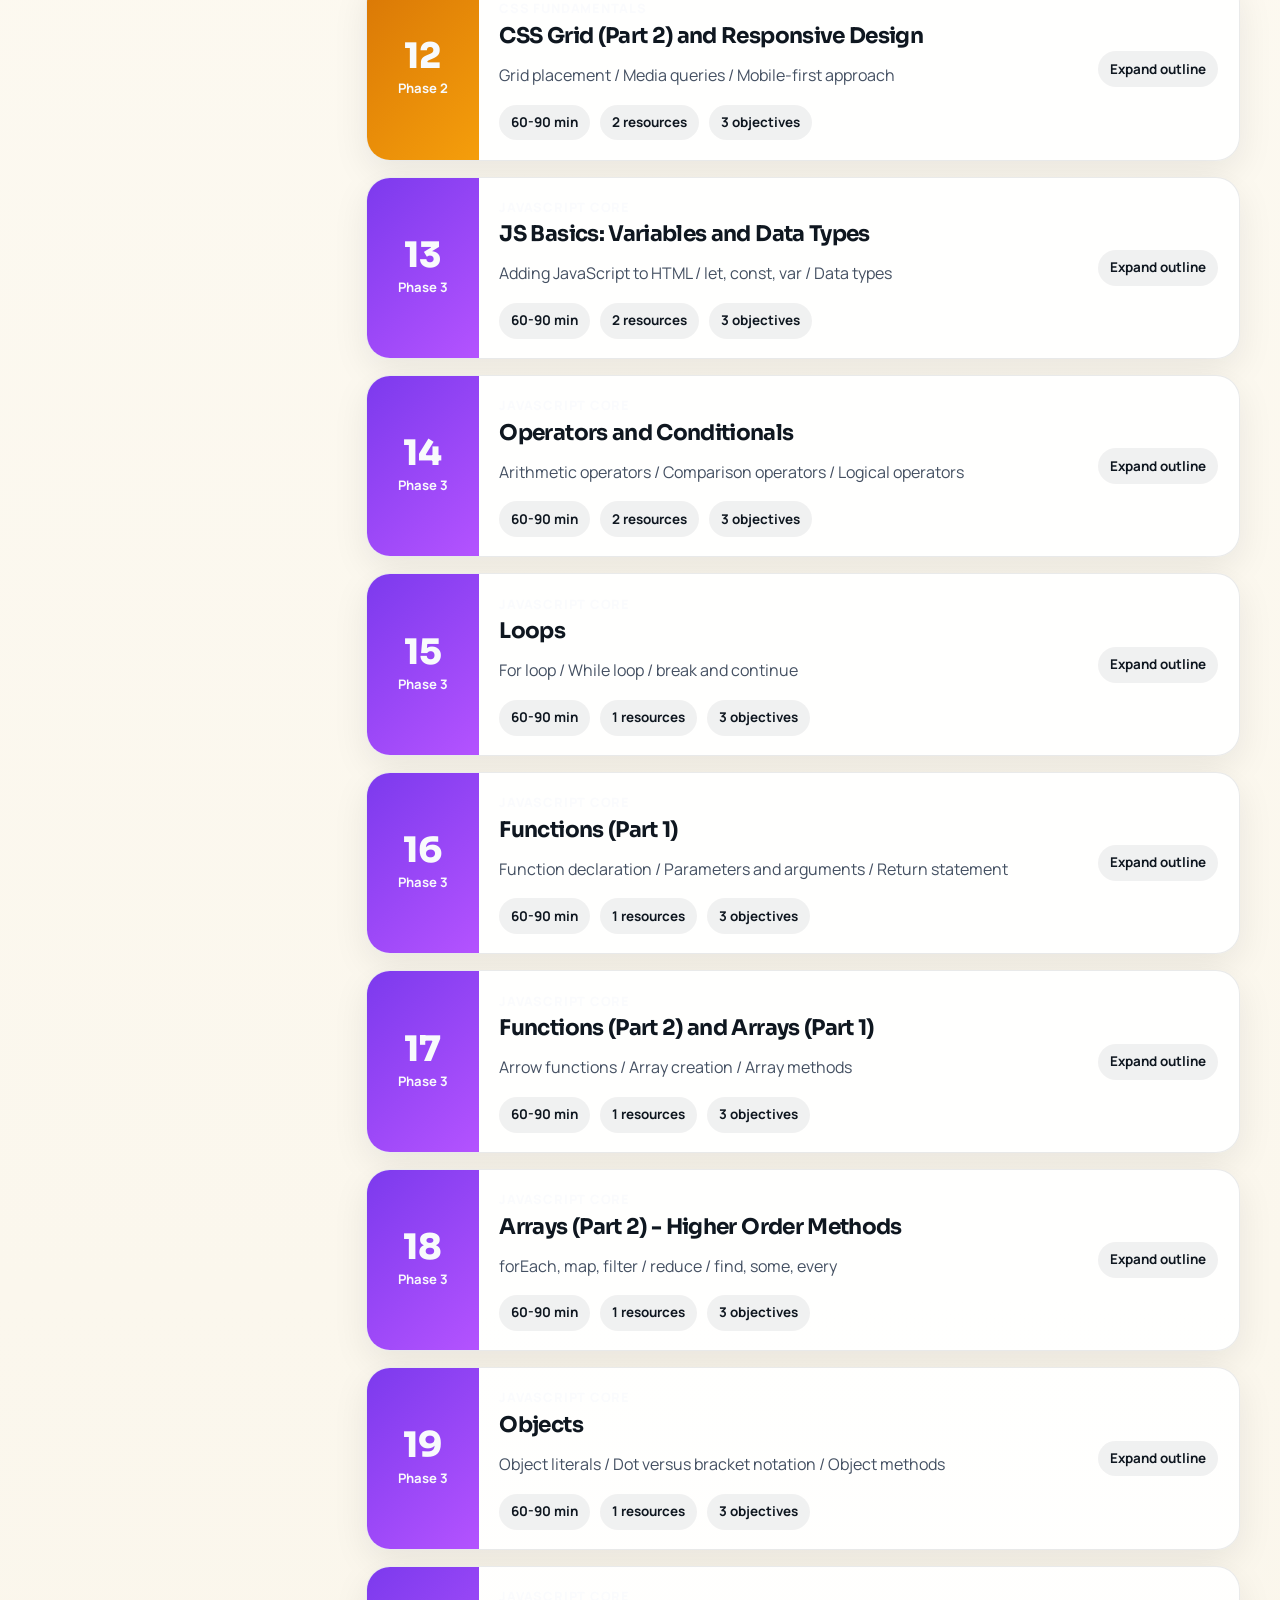
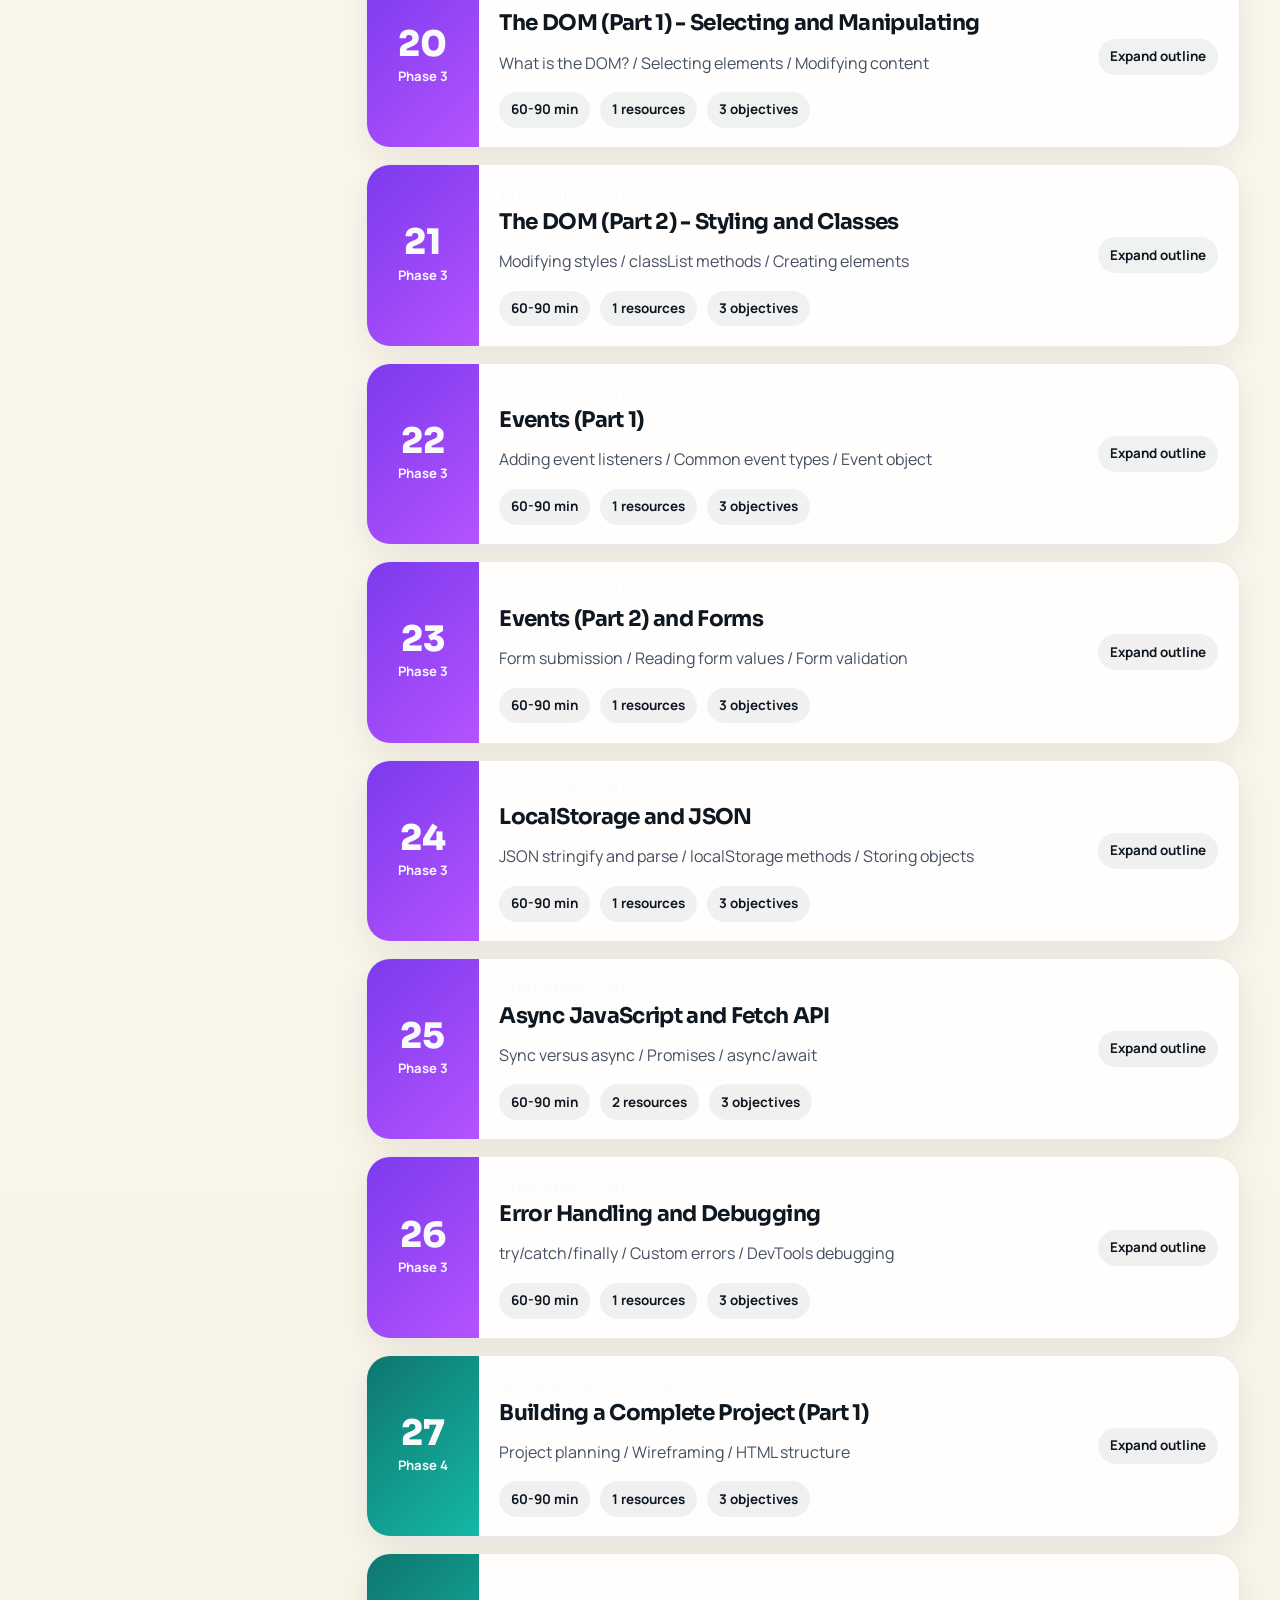
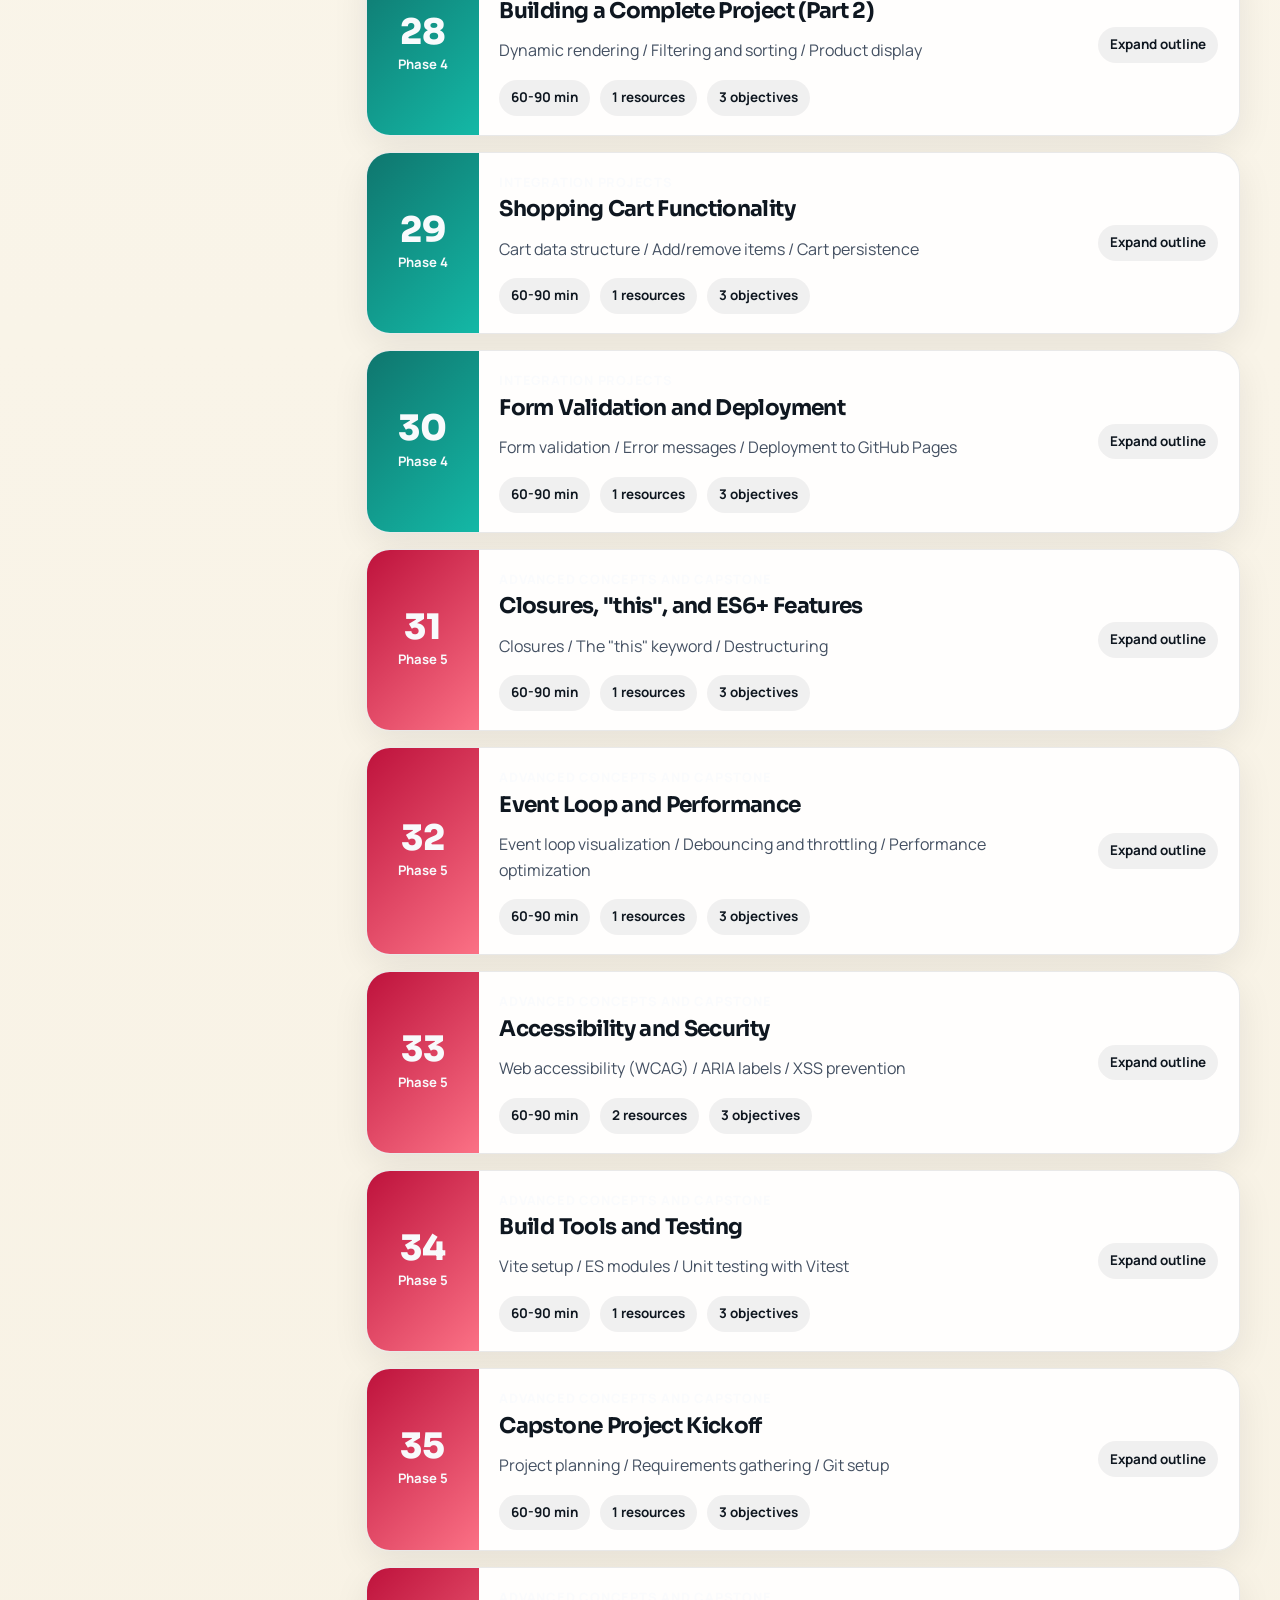
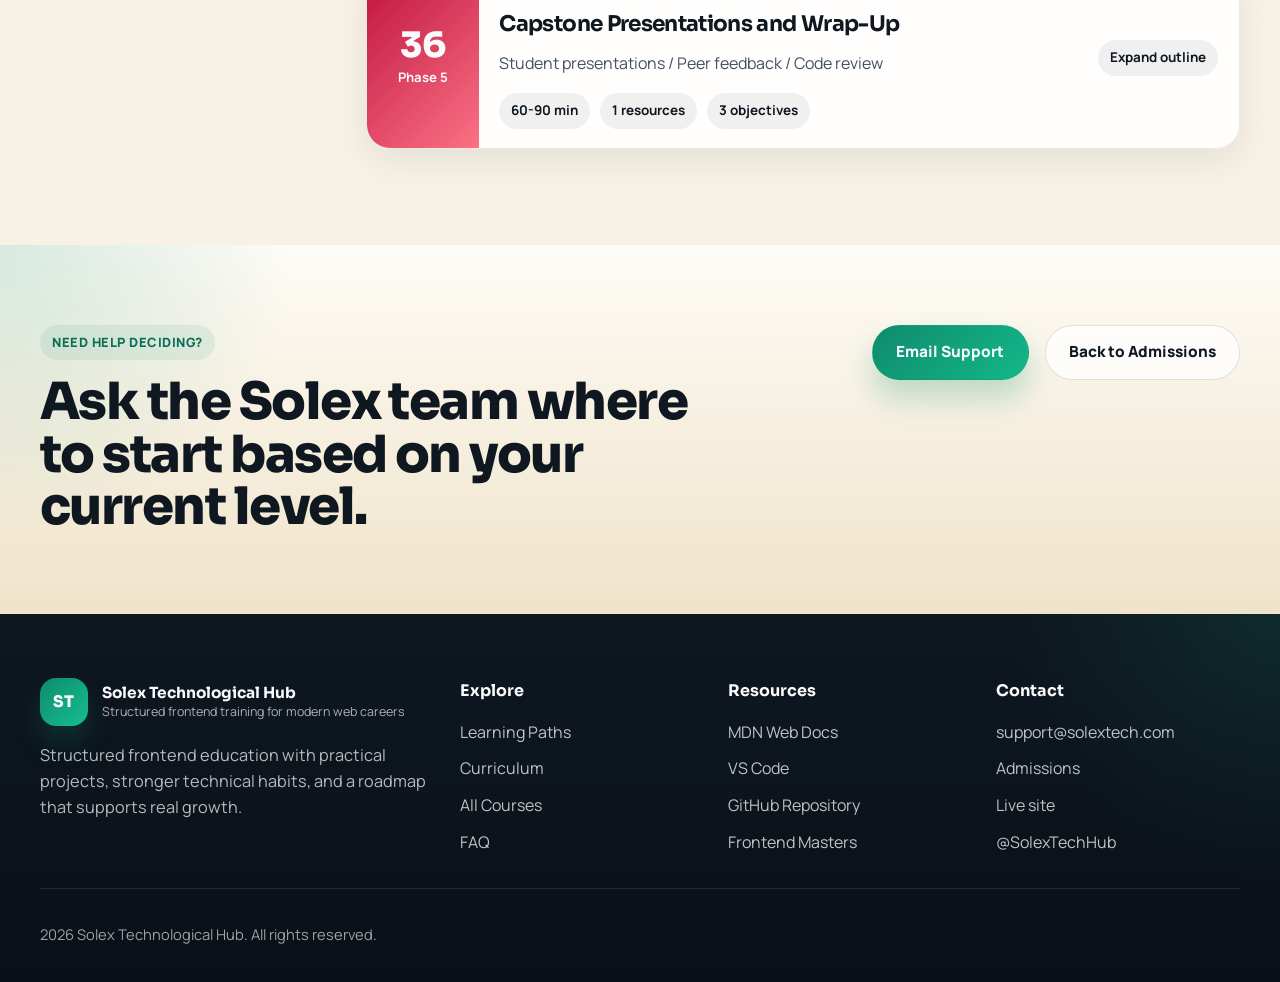
<file: courses.html>
<!doctype html>
<html lang="en">
  <head>
    <meta charset="UTF-8" />
    <meta name="viewport" content="width=device-width, initial-scale=1.0" />
    <meta name="author" content="Solex Technological Hub" />
    <meta name="robots" content="index,follow,max-image-preview:large" />
    <meta name="theme-color" content="#101b26" />
    <meta
      name="description"
      content="Browse all 36 Solex Technological Hub frontend development classes with phase filters, search, and expandable outlines for topics, objectives, and resources." />
    <link
      rel="canonical"
      href="https://adielesolomon.github.io/Solex-Technological-Hub/courses.html" />
    <meta property="og:site_name" content="Solex Technological Hub" />
    <meta property="og:type" content="website" />
    <meta property="og:title" content="Course Catalog | Solex Technological Hub" />
    <meta
      property="og:description"
      content="Search the full Solex curriculum, browse by phase, and open each class to review topics, objectives, and resources." />
    <meta
      property="og:url"
      content="https://adielesolomon.github.io/Solex-Technological-Hub/courses.html" />
    <meta
      property="og:image"
      content="https://adielesolomon.github.io/Solex-Technological-Hub/assets/social-preview.png" />
    <meta
      property="og:image:alt"
      content="Solex Technological Hub course catalog social preview" />
    <meta name="twitter:card" content="summary_large_image" />
    <meta name="twitter:title" content="Course Catalog | Solex Technological Hub" />
    <meta
      name="twitter:description"
      content="Browse the full 36-class frontend roadmap with filters, search, and expandable class details." />
    <meta name="twitter:site" content="@SolexTechHub" />
    <meta
      name="twitter:image"
      content="https://adielesolomon.github.io/Solex-Technological-Hub/assets/social-preview.png" />
    <title>Course Catalog | Solex Technological Hub</title>
    <link rel="preconnect" href="https://fonts.googleapis.com" />
    <link rel="preconnect" href="https://fonts.gstatic.com" crossorigin />
    <link
      href="https://fonts.googleapis.com/css2?family=Manrope:wght@400;700;800&family=Sora:wght@400;700;800&display=swap"
      rel="stylesheet" />
    <link rel="icon" href="favicon.svg" type="image/svg+xml" />
    <link rel="apple-touch-icon" href="assets/icon-180.png" />
    <link rel="manifest" href="site.webmanifest" />
    <link rel="stylesheet" href="styles.css" />
    <script type="application/ld+json">
      {
        "@context": "https://schema.org",
        "@type": "CollectionPage",
        "name": "Solex Technological Hub Course Catalog",
        "description": "Browse all 36 classes in the Solex frontend development bootcamp.",
        "url": "https://adielesolomon.github.io/Solex-Technological-Hub/courses.html",
        "isPartOf": {
          "@type": "WebSite",
          "name": "Solex Technological Hub",
          "url": "https://adielesolomon.github.io/Solex-Technological-Hub/"
        },
        "about": [
          "HTML",
          "CSS",
          "JavaScript",
          "Accessibility",
          "Frontend projects"
        ]
      }
    </script>
  </head>
  <body class="courses-page">
    <a class="skip-link" href="#main-content">Skip to content</a>

    <header class="site-header">
      <nav class="navbar" aria-label="Primary navigation">
        <div class="container nav-inner">
          <a class="brand" href="index.html#hero">
            <span class="brand-mark">ST</span>
            <span class="brand-copy">
              <span class="brand-name">Solex Technological Hub</span>
              <span class="brand-tagline"
                >Frontend training built for ambitious beginners</span
              >
            </span>
          </a>

          <button
            class="nav-toggle"
            type="button"
            aria-expanded="false"
            aria-controls="navPanel"
            aria-label="Toggle navigation">
            <span></span>
            <span></span>
            <span></span>
          </button>

          <div class="nav-panel" id="navPanel">
            <ul class="nav-links">
              <li><a href="index.html#hero" class="nav-link">Home</a></li>
              <li><a href="index.html#paths" class="nav-link">Paths</a></li>
              <li><a href="index.html#curriculum" class="nav-link">Curriculum</a></li>
              <li><a href="courses.html" class="nav-link active">Courses</a></li>
              <li><a href="index.html#about" class="nav-link">About</a></li>
              <li><a href="index.html#contact" class="nav-link">Contact</a></li>
            </ul>
            <a href="mailto:support@solextech.com" class="nav-cta">Email Admissions</a>
          </div>
        </div>
      </nav>
    </header>

    <main id="main-content">
      <section class="courses-hero">
        <div class="container courses-hero-grid">
          <div class="courses-hero-copy" data-reveal>
            <p class="eyebrow eyebrow-dark">Course Catalog</p>
            <h1>All 36 classes, organized into one searchable frontend roadmap.</h1>
            <p class="courses-hero-text">
              Search the full curriculum, browse by phase, and open each class to
              review the topics, objectives, and resources behind the program.
            </p>
          </div>

          <div class="courses-hero-panel" data-reveal>
            <article class="hero-note-card">
              <p class="hero-note-label">At a glance</p>
              <div class="hero-note-grid">
                <div>
                  <strong>36</strong>
                  <span>classes</span>
                </div>
                <div>
                  <strong>6</strong>
                  <span>phases</span>
                </div>
                <div>
                  <strong>16</strong>
                  <span>weeks</span>
                </div>
                <div>
                  <strong>1</strong>
                  <span>cohesive path</span>
                </div>
              </div>
            </article>
          </div>
        </div>
      </section>

      <section class="section section-light courses-catalog">
        <div class="container courses-layout">
          <aside class="filters-sidebar" data-reveal>
            <div class="sidebar-block">
              <label class="field-label" for="searchInput">Search classes</label>
              <input
                id="searchInput"
                class="catalog-input"
                type="search"
                placeholder="Search title, topic, or objective" />
            </div>

            <div class="sidebar-block">
              <p class="field-label">Filter by phase</p>

              <label class="filter-chip">
                <input
                  type="checkbox"
                  class="phase-filter"
                  data-phase="all"
                  checked />
                <span>All phases</span>
              </label>

              <label class="filter-chip">
                <input type="checkbox" class="phase-filter" data-phase="0" />
                <span>Phase 0 / Tools</span>
              </label>

              <label class="filter-chip">
                <input type="checkbox" class="phase-filter" data-phase="1" />
                <span>Phase 1 / HTML</span>
              </label>

              <label class="filter-chip">
                <input type="checkbox" class="phase-filter" data-phase="2" />
                <span>Phase 2 / CSS</span>
              </label>

              <label class="filter-chip">
                <input type="checkbox" class="phase-filter" data-phase="3" />
                <span>Phase 3 / JavaScript</span>
              </label>

              <label class="filter-chip">
                <input type="checkbox" class="phase-filter" data-phase="4" />
                <span>Phase 4 / Projects</span>
              </label>

              <label class="filter-chip">
                <input type="checkbox" class="phase-filter" data-phase="5" />
                <span>Phase 5 / Capstone</span>
              </label>
            </div>

            <button id="resetFilters" class="btn btn-secondary btn-full" type="button">
              Reset Filters
            </button>
          </aside>

          <div class="courses-main">
            <div class="courses-toolbar" data-reveal>
              <div>
                <p class="eyebrow">Full Library</p>
                <h2 class="catalog-title">Browse every class in the roadmap</h2>
              </div>

              <div class="toolbar-actions">
                <p class="results-count">
                  <strong id="resultsCount">36</strong> classes visible
                </p>

                <label class="sort-field" for="sortSelect">
                  <span class="field-label">Sort by</span>
                  <select id="sortSelect" class="sort-select">
                    <option value="class-asc">Class number: low to high</option>
                    <option value="class-desc">Class number: high to low</option>
                    <option value="title">Title: A to Z</option>
                    <option value="phase">Phase</option>
                  </select>
                </label>
              </div>
            </div>

            <div id="coursesList" class="courses-list"></div>
          </div>
        </div>
      </section>

      <section class="catalog-cta">
        <div class="container catalog-cta-grid">
          <div data-reveal>
            <p class="eyebrow">Need Help Deciding?</p>
            <h2 class="section-title section-title-left">
              Ask the Solex team where to start based on your current level.
            </h2>
          </div>

          <div class="catalog-cta-actions" data-reveal>
            <a href="mailto:support@solextech.com" class="btn btn-primary"
              >Email Support</a
            >
            <a href="index.html#contact" class="btn btn-secondary"
              >Back to Admissions</a
            >
          </div>
        </div>
      </section>
    </main>

    <footer class="footer">
      <div class="container footer-grid">
        <div class="footer-brand">
          <div class="brand brand-footer">
            <span class="brand-mark">ST</span>
            <span class="brand-copy">
              <span class="brand-name">Solex Technological Hub</span>
              <span class="brand-tagline"
                >Structured frontend training for modern web careers</span
              >
            </span>
          </div>
          <p class="footer-copy">
            Structured frontend education with practical projects, stronger
            technical habits, and a roadmap that supports real growth.
          </p>
        </div>

        <div class="footer-column">
          <h2>Explore</h2>
          <ul class="footer-links">
            <li><a href="index.html#paths">Learning Paths</a></li>
            <li><a href="index.html#curriculum">Curriculum</a></li>
            <li><a href="courses.html">All Courses</a></li>
            <li><a href="index.html#faq">FAQ</a></li>
          </ul>
        </div>

        <div class="footer-column">
          <h2>Resources</h2>
          <ul class="footer-links">
            <li>
              <a href="https://developer.mozilla.org/" target="_blank" rel="noreferrer"
                >MDN Web Docs</a
              >
            </li>
            <li>
              <a href="https://code.visualstudio.com/" target="_blank" rel="noreferrer"
                >VS Code</a
              >
            </li>
            <li>
              <a
                href="https://github.com/AdieleSolomon/Solex-Technological-Hub"
                target="_blank"
                rel="noopener noreferrer"
                >GitHub Repository</a
              >
            </li>
            <li>
              <a href="https://frontendmasters.com/" target="_blank" rel="noreferrer"
                >Frontend Masters</a
              >
            </li>
          </ul>
        </div>

        <div class="footer-column">
          <h2>Contact</h2>
          <ul class="footer-links">
            <li><a href="mailto:support@solextech.com">support@solextech.com</a></li>
            <li><a href="index.html#contact">Admissions</a></li>
            <li>
              <a
                href="https://adielesolomon.github.io/Solex-Technological-Hub/"
                target="_blank"
                rel="noopener noreferrer"
                >Live site</a
              >
            </li>
            <li><span>@SolexTechHub</span></li>
          </ul>
        </div>
      </div>

      <div class="container footer-bottom">
        <p>
          <span id="currentYear">2026</span> Solex Technological Hub. All rights
          reserved.
        </p>
      </div>
    </footer>

    <script src="courses-data.js"></script>
    <script src="script.js"></script>
  </body>
</html>
</file>
<file: styles.css>
:root {
  --bg-page: #f7f1e3;
  --bg-soft: #fffdf7;
  --bg-cream: #f2e8d3;
  --bg-card: #ffffff;
  --bg-dark: #101b26;
  --bg-dark-soft: #162535;
  --text-strong: #0f1720;
  --text-body: #445062;
  --text-muted: #66768b;
  --text-inverse: #f8fafc;
  --line: rgba(15, 23, 32, 0.09);
  --line-strong: rgba(248, 250, 252, 0.14);
  --primary-color: #0f8b6d;
  --primary-dark: #0a6d55;
  --secondary-color: #2d6cdf;
  --accent-color: #f59e0b;
  --shadow-sm: 0 12px 36px rgba(15, 23, 32, 0.08);
  --shadow-md: 0 20px 60px rgba(15, 23, 32, 0.1);
  --shadow-lg: 0 28px 90px rgba(15, 23, 32, 0.16);
  --radius-sm: 16px;
  --radius-md: 24px;
  --radius-lg: 32px;
  --transition: 220ms ease;
  --container: 1200px;
}

*,
*::before,
*::after {
  box-sizing: border-box;
}

html {
  scroll-behavior: smooth;
  scroll-padding-top: 6.5rem;
}

body {
  margin: 0;
  font-family: "Manrope", sans-serif;
  color: var(--text-strong);
  text-rendering: optimizeLegibility;
  background:
    radial-gradient(circle at top right, rgba(245, 158, 11, 0.16), transparent 24%),
    radial-gradient(circle at 10% 15%, rgba(15, 139, 109, 0.08), transparent 20%),
    linear-gradient(180deg, #fffdf7 0%, var(--bg-page) 100%);
  line-height: 1.6;
}

img {
  display: block;
  max-width: 100%;
}

a {
  color: inherit;
  text-decoration: none;
}

button,
input,
select,
textarea {
  font: inherit;
}

button {
  cursor: pointer;
}

a:focus-visible,
button:focus-visible,
input:focus-visible,
select:focus-visible {
  outline: 3px solid rgba(15, 139, 109, 0.28);
  outline-offset: 3px;
}

main,
section,
header,
footer,
nav,
article,
aside {
  display: block;
}

.container {
  width: min(var(--container), calc(100% - 2rem));
  margin: 0 auto;
}

.skip-link {
  position: absolute;
  left: 1rem;
  top: -4rem;
  z-index: 2000;
  background: var(--primary-color);
  color: var(--text-inverse);
  padding: 0.75rem 1rem;
  border-radius: 999px;
  transition: top var(--transition);
}

.skip-link:focus {
  top: 1rem;
}

.site-header {
  position: sticky;
  top: 0;
  z-index: 1000;
}

.navbar {
  backdrop-filter: blur(16px);
  background: rgba(255, 253, 247, 0.82);
  border-bottom: 1px solid rgba(15, 23, 32, 0.06);
}

.nav-inner {
  display: flex;
  align-items: center;
  justify-content: space-between;
  gap: 1.5rem;
  min-height: 5.5rem;
}

.brand {
  display: inline-flex;
  align-items: center;
  gap: 0.875rem;
  min-width: 0;
}

.brand-mark {
  display: grid;
  place-items: center;
  width: 3rem;
  height: 3rem;
  border-radius: 1rem;
  background: linear-gradient(135deg, var(--primary-color), #15bf8f);
  color: var(--text-inverse);
  font-family: "Sora", sans-serif;
  font-size: 1rem;
  font-weight: 800;
  letter-spacing: 0.04em;
  box-shadow: 0 16px 28px rgba(15, 139, 109, 0.24);
}

.brand-copy {
  display: flex;
  flex-direction: column;
  gap: 0.125rem;
  min-width: 0;
}

.brand-name,
.brand-tagline {
  display: block;
}

.brand-name {
  font-family: "Sora", sans-serif;
  font-size: 0.96rem;
  font-weight: 700;
  color: var(--text-strong);
  line-height: 1.2;
}

.brand-tagline {
  font-size: 0.78rem;
  color: var(--text-muted);
  line-height: 1.3;
}

.nav-toggle {
  display: none;
  width: 3rem;
  height: 3rem;
  padding: 0.8rem 0.7rem;
  border: 1px solid var(--line);
  border-radius: 999px;
  background: rgba(255, 255, 255, 0.8);
  color: var(--text-strong);
}

.nav-toggle span {
  display: block;
  width: 100%;
  height: 2px;
  margin: 0.22rem 0;
  background: currentColor;
  transition: transform var(--transition), opacity var(--transition);
}

.nav-toggle[aria-expanded="true"] span:nth-child(1) {
  transform: translateY(6px) rotate(45deg);
}

.nav-toggle[aria-expanded="true"] span:nth-child(2) {
  opacity: 0;
}

.nav-toggle[aria-expanded="true"] span:nth-child(3) {
  transform: translateY(-6px) rotate(-45deg);
}

.nav-panel {
  display: flex;
  align-items: center;
  gap: 1.5rem;
}

.nav-links {
  display: flex;
  align-items: center;
  gap: 1.5rem;
  list-style: none;
  padding: 0;
  margin: 0;
}

.nav-link {
  position: relative;
  color: var(--text-body);
  font-size: 0.95rem;
  font-weight: 700;
  transition: color var(--transition);
}

.nav-link::after {
  content: "";
  position: absolute;
  left: 0;
  bottom: -0.55rem;
  width: 100%;
  height: 2px;
  transform: scaleX(0);
  transform-origin: center;
  background: var(--primary-color);
  transition: transform var(--transition);
}

.nav-link:hover,
.nav-link:focus-visible,
.nav-link.active {
  color: var(--text-strong);
}

.nav-link:hover::after,
.nav-link:focus-visible::after,
.nav-link.active::after {
  transform: scaleX(1);
}

.nav-cta {
  display: inline-flex;
  align-items: center;
  justify-content: center;
  min-height: 2.9rem;
  padding: 0.85rem 1.25rem;
  border-radius: 999px;
  background: var(--text-strong);
  color: var(--text-inverse);
  font-size: 0.92rem;
  font-weight: 700;
  box-shadow: var(--shadow-sm);
  transition:
    transform var(--transition),
    background var(--transition),
    box-shadow var(--transition);
}

.nav-cta:hover,
.nav-cta:focus-visible {
  transform: translateY(-2px);
  background: #182636;
  box-shadow: var(--shadow-md);
}

.btn {
  display: inline-flex;
  align-items: center;
  justify-content: center;
  gap: 0.5rem;
  min-height: 3.3rem;
  padding: 0.9rem 1.45rem;
  border: 1px solid transparent;
  border-radius: 999px;
  font-size: 0.96rem;
  font-weight: 800;
  transition:
    transform var(--transition),
    box-shadow var(--transition),
    background var(--transition),
    color var(--transition),
    border-color var(--transition);
}

.btn:hover,
.btn:focus-visible {
  transform: translateY(-2px);
}

.btn-primary {
  background: linear-gradient(135deg, var(--primary-color), #13b889);
  color: var(--text-inverse);
  box-shadow: 0 18px 30px rgba(15, 139, 109, 0.25);
}

.btn-primary:hover,
.btn-primary:focus-visible {
  box-shadow: 0 24px 40px rgba(15, 139, 109, 0.3);
}

.btn-secondary {
  background: rgba(255, 255, 255, 0.72);
  color: var(--text-strong);
  border-color: rgba(15, 23, 32, 0.12);
  box-shadow: inset 0 0 0 1px rgba(255, 255, 255, 0.6);
}

.btn-secondary:hover,
.btn-secondary:focus-visible {
  background: rgba(255, 255, 255, 0.96);
}

.btn-full {
  width: 100%;
}

.section {
  padding: 6rem 0;
}

.section-light {
  background: transparent;
}

.section-cream {
  background: linear-gradient(180deg, rgba(242, 232, 211, 0.55), rgba(255, 253, 247, 0));
}

.section-dark {
  position: relative;
  background:
    radial-gradient(circle at 20% 10%, rgba(45, 108, 223, 0.18), transparent 24%),
    radial-gradient(circle at 85% 20%, rgba(15, 139, 109, 0.18), transparent 24%),
    linear-gradient(180deg, var(--bg-dark), #0d151d);
  color: var(--text-inverse);
  overflow: hidden;
}

.section-heading {
  max-width: 46rem;
  margin-bottom: 3rem;
}

.section-heading-dark {
  color: var(--text-inverse);
}

.eyebrow {
  display: inline-flex;
  align-items: center;
  gap: 0.45rem;
  margin: 0 0 1rem;
  padding: 0.45rem 0.75rem;
  border-radius: 999px;
  background: rgba(15, 139, 109, 0.09);
  color: var(--primary-dark);
  font-size: 0.8rem;
  font-weight: 800;
  letter-spacing: 0.04em;
  text-transform: uppercase;
}

.eyebrow-dark {
  background: rgba(255, 255, 255, 0.1);
  color: rgba(248, 250, 252, 0.88);
}

.section-title,
.hero-title,
.catalog-title,
.courses-hero h1 {
  margin: 0;
  font-family: "Sora", sans-serif;
  font-weight: 800;
  letter-spacing: -0.04em;
  line-height: 1.03;
}

.section-title {
  font-size: clamp(2rem, 4vw, 3.35rem);
}

.section-title-dark {
  color: var(--text-inverse);
}

.section-title-left {
  text-align: left;
}

.section-subtitle,
.about-text,
.contact-text,
.courses-hero-text,
.hero-subtitle,
.footer-copy {
  color: var(--text-body);
  font-size: 1.02rem;
}

.hero {
  position: relative;
  overflow: hidden;
  padding: clamp(4.5rem, 8vw, 7rem) 0 4rem;
}

.hero::before {
  content: "";
  position: absolute;
  inset: 0;
  background:
    radial-gradient(circle at 75% 18%, rgba(245, 158, 11, 0.17), transparent 18%),
    radial-gradient(circle at 12% 16%, rgba(15, 139, 109, 0.12), transparent 22%);
  pointer-events: none;
}

.hero-grid {
  position: relative;
  z-index: 1;
  display: grid;
  grid-template-columns: minmax(0, 1.08fr) minmax(18rem, 0.92fr);
  gap: 2.25rem;
  align-items: center;
}

.hero-copy {
  display: flex;
  flex-direction: column;
  gap: 0;
}

.hero-title {
  max-width: 12ch;
  font-size: clamp(3rem, 7vw, 5.35rem);
}

.hero-subtitle {
  max-width: 42rem;
  margin: 1.4rem 0 0;
  font-size: 1.1rem;
}

.hero-actions {
  display: flex;
  flex-wrap: wrap;
  gap: 1rem;
  margin-top: 2rem;
}

.hero-proof {
  display: flex;
  flex-wrap: wrap;
  gap: 0.75rem;
  margin-top: 1.5rem;
}

.proof-chip {
  padding: 0.55rem 0.9rem;
  border: 1px solid rgba(15, 23, 32, 0.08);
  border-radius: 999px;
  background: rgba(255, 255, 255, 0.78);
  color: var(--text-strong);
  font-size: 0.9rem;
  font-weight: 700;
  box-shadow: 0 10px 25px rgba(15, 23, 32, 0.05);
}

.hero-stats {
  display: grid;
  grid-template-columns: repeat(2, minmax(0, 1fr));
  gap: 1rem;
  margin-top: 2.2rem;
}

.stat-card {
  padding: 1.3rem 1.4rem;
  border: 1px solid rgba(15, 23, 32, 0.08);
  border-radius: var(--radius-sm);
  background: rgba(255, 255, 255, 0.82);
  box-shadow: 0 16px 28px rgba(15, 23, 32, 0.06);
}

.stat-number {
  font-family: "Sora", sans-serif;
  font-size: clamp(1.8rem, 3vw, 2.55rem);
  font-weight: 800;
  letter-spacing: -0.05em;
  color: var(--text-strong);
}

.stat-label {
  margin: 0.45rem 0 0;
  color: var(--text-body);
  font-size: 0.93rem;
}

.hero-panel-wrap {
  position: relative;
}

.hero-panel {
  position: relative;
  overflow: hidden;
  padding: 2rem;
  border-radius: var(--radius-lg);
  background:
    linear-gradient(180deg, rgba(45, 108, 223, 0.08), transparent),
    linear-gradient(180deg, var(--bg-dark-soft), var(--bg-dark));
  color: var(--text-inverse);
  box-shadow: var(--shadow-lg);
}

.hero-panel::before {
  content: "";
  position: absolute;
  inset: auto -5rem -5rem auto;
  width: 14rem;
  height: 14rem;
  border-radius: 50%;
  background: rgba(19, 184, 137, 0.15);
  filter: blur(12px);
}

.panel-top,
.panel-grid,
.panel-footer {
  position: relative;
  z-index: 1;
}

.panel-label,
.mini-label,
.phase-step,
.contact-label,
.about-card-label,
.signal-kicker,
.path-meta,
.experience-number,
.hero-note-label {
  margin: 0;
  font-size: 0.78rem;
  font-weight: 800;
  letter-spacing: 0.06em;
  text-transform: uppercase;
}

.panel-label,
.mini-label,
.hero-note-label {
  color: rgba(248, 250, 252, 0.68);
}

.panel-title {
  margin: 0.8rem 0 0;
  font-family: "Sora", sans-serif;
  font-size: clamp(1.7rem, 3vw, 2.4rem);
  font-weight: 800;
  letter-spacing: -0.04em;
}

.panel-copy {
  margin: 0.95rem 0 0;
  color: rgba(248, 250, 252, 0.82);
}

.panel-grid {
  display: grid;
  gap: 1rem;
  margin-top: 1.7rem;
}

.panel-card {
  padding: 1.25rem;
  border: 1px solid var(--line-strong);
  border-radius: 1.3rem;
  background: rgba(255, 255, 255, 0.05);
}

.panel-card-accent {
  background: linear-gradient(135deg, rgba(15, 139, 109, 0.22), rgba(45, 108, 223, 0.12));
}

.panel-list,
.path-points,
.phase-topics,
.about-points,
.course-topic-list,
.course-objectives,
.resource-list {
  margin: 0;
  padding: 0;
  list-style: none;
}

.panel-list {
  display: grid;
  gap: 0.7rem;
  margin-top: 1rem;
}

.panel-list li {
  position: relative;
  padding-left: 1rem;
  color: rgba(248, 250, 252, 0.84);
}

.panel-list li::before {
  content: "";
  position: absolute;
  left: 0;
  top: 0.6rem;
  width: 0.4rem;
  height: 0.4rem;
  border-radius: 50%;
  background: var(--accent-color);
}

.panel-footer {
  display: grid;
  grid-template-columns: repeat(2, minmax(0, 1fr));
  gap: 1rem;
  margin-top: 1.5rem;
}

.panel-footer-item {
  padding-top: 1rem;
  border-top: 1px solid var(--line-strong);
}

.panel-footer-label {
  display: block;
  color: rgba(248, 250, 252, 0.62);
  font-size: 0.82rem;
  margin-bottom: 0.35rem;
}

.signal-band {
  padding: 0 0 1rem;
}

.signal-grid {
  display: grid;
  grid-template-columns: repeat(4, minmax(0, 1fr));
  gap: 1rem;
}

.signal-card,
.path-card,
.phase-card,
.about-card,
.contact-card,
.filters-sidebar,
.course-list-item,
.experience-card {
  border: 1px solid var(--line);
  background: rgba(255, 255, 255, 0.9);
  box-shadow: var(--shadow-sm);
}

.signal-card {
  padding: 1.5rem;
  border-radius: 1.4rem;
}

.signal-kicker {
  color: var(--primary-dark);
}

.signal-card h2 {
  margin: 0.7rem 0 0.65rem;
  font-family: "Sora", sans-serif;
  font-size: 1.2rem;
  line-height: 1.25;
}

.signal-card p:last-child,
.path-card p,
.experience-card p:last-child {
  margin: 0;
  color: var(--text-body);
}

.paths-grid {
  display: grid;
  grid-template-columns: repeat(3, minmax(0, 1fr));
  gap: 1.2rem;
}

.path-card {
  padding: 1.75rem;
  border-radius: var(--radius-md);
}

.path-meta {
  color: var(--primary-dark);
}

.path-card h3,
.experience-card h3,
.phase-header h3,
.about-card h2,
.course-card-title,
.course-item-title,
.catalog-title,
.section-title,
.contact-card .contact-link,
.contact-card .contact-value {
  letter-spacing: -0.03em;
}

.path-card h3,
.experience-card h3,
.course-item-title,
.course-card-title,
.catalog-title {
  margin: 0.85rem 0 0.6rem;
  font-family: "Sora", sans-serif;
  font-size: 1.45rem;
}

.path-points {
  display: grid;
  gap: 0.75rem;
  margin-top: 1.2rem;
}

.path-points li,
.phase-topics li,
.about-points li,
.course-topic-list li,
.course-objectives li,
.resource-list li {
  position: relative;
  padding-left: 1.2rem;
  color: var(--text-body);
}

.path-points li::before,
.phase-topics li::before,
.about-points li::before,
.course-topic-list li::before,
.course-objectives li::before,
.resource-list li::before {
  content: "";
  position: absolute;
  left: 0;
  top: 0.63rem;
  width: 0.45rem;
  height: 0.45rem;
  border-radius: 50%;
  background: var(--primary-color);
}

.phases-grid {
  display: grid;
  grid-template-columns: repeat(3, minmax(0, 1fr));
  gap: 1.25rem;
}

.phase-card {
  overflow: hidden;
  border-radius: var(--radius-md);
}

.phase-header {
  padding: 1.65rem;
  color: var(--text-inverse);
  background: var(--phase-gradient);
}

.phase-step {
  color: rgba(255, 255, 255, 0.72);
}

.phase-header h3 {
  margin: 0.7rem 0 0.4rem;
  font-family: "Sora", sans-serif;
  font-size: 1.55rem;
  line-height: 1.15;
}

.phase-duration {
  margin: 0;
  color: rgba(255, 255, 255, 0.82);
}

.phase-body {
  padding: 1.5rem 1.6rem 1.7rem;
}

.phase-topics {
  display: grid;
  gap: 0.8rem;
}

.phase-badge {
  display: inline-flex;
  align-items: center;
  margin-top: 1.2rem;
  padding: 0.45rem 0.7rem;
  border-radius: 999px;
  background: rgba(15, 139, 109, 0.09);
  color: var(--primary-dark);
  font-size: 0.84rem;
  font-weight: 800;
}

.courses-grid {
  display: grid;
  grid-template-columns: repeat(3, minmax(0, 1fr));
  gap: 1.25rem;
}

.course-card {
  overflow: hidden;
  border: 1px solid var(--line);
  border-radius: var(--radius-md);
  background: rgba(255, 255, 255, 0.92);
  box-shadow: var(--shadow-sm);
}

.course-card-header {
  padding: 1.4rem;
  color: var(--text-inverse);
}

.course-label-row {
  display: flex;
  align-items: center;
  justify-content: space-between;
  gap: 1rem;
}

.course-kicker {
  margin: 0;
  font-size: 0.8rem;
  font-weight: 800;
  letter-spacing: 0.06em;
  text-transform: uppercase;
  color: rgba(248, 250, 252, 0.76);
}

.course-number {
  margin: 0;
  font-family: "Sora", sans-serif;
  font-size: 2rem;
  font-weight: 800;
  letter-spacing: -0.05em;
}

.course-card-title {
  margin: 1rem 0 0;
  color: var(--text-inverse);
  font-size: 1.4rem;
  line-height: 1.18;
}

.course-card-body {
  padding: 1.4rem;
}

.course-card-summary,
.course-item-topics,
.results-count,
.footer-links,
.contact-value {
  color: var(--text-body);
}

.course-card-summary {
  margin: 0;
}

.course-card-meta {
  display: flex;
  flex-wrap: wrap;
  gap: 0.65rem;
  margin-top: 1rem;
}

.meta-pill,
.summary-pill {
  display: inline-flex;
  align-items: center;
  justify-content: center;
  min-height: 2rem;
  padding: 0.45rem 0.75rem;
  border-radius: 999px;
  background: rgba(15, 23, 32, 0.06);
  color: var(--text-strong);
  font-size: 0.84rem;
  font-weight: 700;
}

.section-action {
  margin-top: 2rem;
}

.experience-grid {
  display: grid;
  grid-template-columns: repeat(4, minmax(0, 1fr));
  gap: 1rem;
}

.experience-card {
  min-height: 100%;
  padding: 1.5rem;
  border-radius: var(--radius-md);
  color: var(--text-inverse);
  background: rgba(255, 255, 255, 0.06);
  border-color: rgba(255, 255, 255, 0.08);
  box-shadow: none;
}

.experience-number {
  color: rgba(248, 250, 252, 0.6);
}

.experience-card h3 {
  margin-top: 0.8rem;
  color: var(--text-inverse);
  font-size: 1.25rem;
}

.experience-card p:last-child {
  color: rgba(248, 250, 252, 0.75);
}

.about-grid,
.contact-grid,
.catalog-cta-grid {
  display: grid;
  grid-template-columns: minmax(0, 1.1fr) minmax(18rem, 0.9fr);
  gap: 1.4rem;
  align-items: start;
}

.about-copy,
.contact-copy {
  max-width: 42rem;
}

.about-text {
  margin: 1rem 0 0;
}

.about-stack,
.contact-panel {
  display: grid;
  gap: 1rem;
}

.about-card,
.contact-card {
  padding: 1.6rem;
  border-radius: var(--radius-md);
}

.about-card-label,
.contact-label {
  color: var(--primary-dark);
}

.about-card-highlight {
  background:
    linear-gradient(135deg, rgba(15, 139, 109, 0.08), rgba(45, 108, 223, 0.06)),
    rgba(255, 255, 255, 0.92);
}

.about-points,
.resource-list,
.course-objectives,
.course-topic-list {
  display: grid;
  gap: 0.8rem;
  margin-top: 1rem;
}

.faq-grid {
  display: grid;
  grid-template-columns: repeat(2, minmax(0, 1fr));
  gap: 1rem;
}

.faq-item {
  border: 1px solid var(--line);
  border-radius: var(--radius-sm);
  background: rgba(255, 255, 255, 0.9);
  box-shadow: var(--shadow-sm);
  overflow: hidden;
}

.faq-question {
  display: flex;
  align-items: center;
  justify-content: space-between;
  gap: 1rem;
  width: 100%;
  padding: 1.25rem 1.3rem;
  border: 0;
  background: transparent;
  color: var(--text-strong);
  text-align: left;
  font-weight: 800;
}

.faq-icon {
  display: inline-grid;
  place-items: center;
  width: 2rem;
  height: 2rem;
  border-radius: 999px;
  background: rgba(15, 23, 32, 0.06);
  color: var(--text-strong);
  font-size: 1.1rem;
  line-height: 1;
  transition: transform var(--transition);
}

.faq-answer {
  padding: 0 1.3rem 1.25rem;
}

.faq-answer p {
  margin: 0;
  color: var(--text-body);
}

.faq-item.is-open .faq-icon {
  transform: rotate(45deg);
}

.contact-section,
.catalog-cta {
  padding: 5rem 0;
  background:
    radial-gradient(circle at top left, rgba(15, 139, 109, 0.16), transparent 22%),
    linear-gradient(180deg, #fefcf7 0%, #efe3c9 100%);
}

.contact-link {
  display: inline-block;
  margin-top: 0.65rem;
  font-family: "Sora", sans-serif;
  font-size: 1.2rem;
  font-weight: 700;
  color: var(--text-strong);
  overflow-wrap: anywhere;
}

.contact-value {
  margin: 0.65rem 0 0;
}

.footer {
  padding: 4rem 0 1.25rem;
  background:
    radial-gradient(circle at top right, rgba(19, 184, 137, 0.12), transparent 20%),
    linear-gradient(180deg, #0e1720, #0a1017);
  color: var(--text-inverse);
}

.footer-grid {
  display: grid;
  grid-template-columns: 1.3fr repeat(3, minmax(0, 0.8fr));
  gap: 1.5rem;
}

.brand-footer .brand-name,
.brand-footer .brand-tagline {
  color: var(--text-inverse);
}

.brand-footer .brand-tagline {
  color: rgba(248, 250, 252, 0.68);
}

.footer-copy {
  margin: 1rem 0 0;
  max-width: 26rem;
  color: rgba(248, 250, 252, 0.72);
}

.footer-column h2 {
  margin: 0 0 1rem;
  font-family: "Sora", sans-serif;
  font-size: 1rem;
}

.footer-links {
  display: grid;
  gap: 0.7rem;
  padding: 0;
  margin: 0;
  list-style: none;
  color: rgba(248, 250, 252, 0.76);
}

.footer-links a,
.footer-links span {
  color: inherit;
}

.footer-links a:hover,
.footer-links a:focus-visible {
  color: #ffffff;
}

.footer-bottom {
  margin-top: 2rem;
  padding-top: 1.25rem;
  border-top: 1px solid rgba(248, 250, 252, 0.1);
  color: rgba(248, 250, 252, 0.62);
  font-size: 0.92rem;
}

.courses-hero {
  position: relative;
  overflow: hidden;
  padding: clamp(4.5rem, 8vw, 6.5rem) 0 3.5rem;
  background:
    radial-gradient(circle at 15% 20%, rgba(19, 184, 137, 0.18), transparent 22%),
    radial-gradient(circle at 85% 20%, rgba(45, 108, 223, 0.2), transparent 25%),
    linear-gradient(180deg, #12202e, #0d151d);
  color: var(--text-inverse);
}

.courses-hero-grid {
  display: grid;
  grid-template-columns: minmax(0, 1.1fr) minmax(18rem, 0.75fr);
  gap: 1.5rem;
  align-items: center;
}

.courses-hero h1 {
  font-size: clamp(2.4rem, 5vw, 4.35rem);
  max-width: 12ch;
}

.courses-hero-text {
  margin: 1rem 0 0;
  max-width: 42rem;
  color: rgba(248, 250, 252, 0.8);
}

.courses-hero-panel {
  display: flex;
  justify-content: flex-end;
}

.hero-note-card {
  width: min(100%, 24rem);
  padding: 1.6rem;
  border: 1px solid var(--line-strong);
  border-radius: var(--radius-md);
  background: rgba(255, 255, 255, 0.08);
  box-shadow: var(--shadow-lg);
}

.hero-note-grid {
  display: grid;
  grid-template-columns: repeat(2, minmax(0, 1fr));
  gap: 1rem;
  margin-top: 1rem;
}

.hero-note-grid strong {
  display: block;
  font-family: "Sora", sans-serif;
  font-size: 2rem;
  line-height: 1;
}

.hero-note-grid span {
  display: block;
  margin-top: 0.35rem;
  color: rgba(248, 250, 252, 0.72);
  font-size: 0.92rem;
}

.courses-catalog {
  padding-top: 4rem;
}

.courses-layout {
  display: grid;
  grid-template-columns: minmax(16rem, 19rem) minmax(0, 1fr);
  gap: 1.35rem;
  align-items: start;
}

.filters-sidebar {
  position: sticky;
  top: 6.6rem;
  padding: 1.35rem;
  border-radius: var(--radius-md);
}

.sidebar-block + .sidebar-block {
  margin-top: 1.35rem;
}

.field-label {
  display: block;
  margin-bottom: 0.8rem;
  color: var(--text-strong);
  font-size: 0.86rem;
  font-weight: 800;
  letter-spacing: 0.04em;
  text-transform: uppercase;
}

.catalog-input,
.sort-select {
  width: 100%;
  min-height: 3rem;
  padding: 0.8rem 0.95rem;
  border: 1px solid rgba(15, 23, 32, 0.12);
  border-radius: 1rem;
  background: rgba(255, 255, 255, 0.96);
  color: var(--text-strong);
  transition:
    border-color var(--transition),
    box-shadow var(--transition);
}

.catalog-input:focus,
.sort-select:focus {
  outline: none;
  border-color: rgba(15, 139, 109, 0.42);
  box-shadow: 0 0 0 4px rgba(15, 139, 109, 0.12);
}

.filter-chip {
  display: flex;
  align-items: center;
  gap: 0.7rem;
  padding: 0.85rem 0.95rem;
  border: 1px solid rgba(15, 23, 32, 0.08);
  border-radius: 1rem;
  background: rgba(255, 255, 255, 0.8);
  color: var(--text-body);
  font-weight: 700;
}

.filter-chip + .filter-chip {
  margin-top: 0.7rem;
}

.filter-chip input {
  accent-color: var(--primary-color);
}

.courses-main {
  display: flex;
  flex-direction: column;
  gap: 1.25rem;
}

.courses-toolbar {
  display: flex;
  justify-content: space-between;
  gap: 1rem;
  align-items: end;
}

.catalog-title {
  font-size: clamp(1.8rem, 3vw, 2.6rem);
}

.toolbar-actions {
  display: flex;
  align-items: end;
  gap: 1rem;
  flex-wrap: wrap;
}

.results-count {
  margin: 0;
  font-size: 0.95rem;
}

.sort-field {
  min-width: 15rem;
}

.courses-list {
  display: grid;
  gap: 1rem;
}

.course-list-item {
  overflow: hidden;
  border-radius: var(--radius-md);
}

.course-list-item summary {
  display: flex;
  align-items: stretch;
  gap: 0;
  list-style: none;
  cursor: pointer;
}

.course-list-item summary::-webkit-details-marker {
  display: none;
}

.course-item-header {
  display: grid;
  align-content: center;
  justify-items: center;
  gap: 0.25rem;
  width: 7rem;
  min-width: 7rem;
  padding: 1.2rem 1rem;
  color: var(--text-inverse);
  text-align: center;
}

.course-number-large {
  font-family: "Sora", sans-serif;
  font-size: 2.2rem;
  font-weight: 800;
  line-height: 1;
}

.course-phase-badge {
  font-size: 0.82rem;
  font-weight: 700;
}

.course-item-body {
  display: flex;
  flex: 1;
  justify-content: space-between;
  gap: 1.25rem;
  padding: 1.2rem 1.3rem;
}

.course-item-info {
  flex: 1;
}

.course-item-title {
  margin-top: 0;
  font-size: 1.35rem;
}

.course-item-topics {
  margin: 0;
}

.course-item-meta {
  display: flex;
  flex-wrap: wrap;
  gap: 0.6rem;
  margin-top: 1rem;
}

.course-item-action {
  display: flex;
  align-items: center;
}

.course-item-expanded {
  padding: 0 1.3rem 1.35rem 8.3rem;
  border-top: 1px solid rgba(15, 23, 32, 0.06);
  background: rgba(248, 250, 252, 0.68);
}

.course-expanded-grid {
  display: grid;
  grid-template-columns: repeat(3, minmax(0, 1fr));
  gap: 1rem;
  padding-top: 1.2rem;
}

.expanded-card {
  padding: 1rem;
  border: 1px solid rgba(15, 23, 32, 0.08);
  border-radius: 1.1rem;
  background: rgba(255, 255, 255, 0.92);
}

.expanded-card h3 {
  margin: 0 0 0.8rem;
  font-family: "Sora", sans-serif;
  font-size: 1rem;
}

.empty-state {
  padding: 2.5rem 1.5rem;
  border: 1px dashed rgba(15, 23, 32, 0.16);
  border-radius: var(--radius-md);
  background: rgba(255, 255, 255, 0.72);
  text-align: center;
}

.empty-state h3 {
  margin: 0 0 0.5rem;
  font-family: "Sora", sans-serif;
  font-size: 1.45rem;
}

.empty-state p {
  margin: 0;
  color: var(--text-body);
}

.catalog-cta-actions {
  display: flex;
  justify-content: flex-end;
  gap: 1rem;
  flex-wrap: wrap;
}

.not-found-page {
  min-height: 100vh;
}

.not-found-shell {
  min-height: calc(100vh - 12rem);
  display: grid;
  place-items: center;
  padding: 5rem 0;
}

.not-found-card {
  width: min(100%, 46rem);
  padding: 2.5rem;
  border: 1px solid var(--line);
  border-radius: var(--radius-lg);
  background:
    radial-gradient(circle at top right, rgba(15, 139, 109, 0.12), transparent 28%),
    rgba(255, 255, 255, 0.92);
  box-shadow: var(--shadow-md);
}

.not-found-kicker {
  margin: 0;
  color: var(--primary-dark);
  font-size: 0.88rem;
  font-weight: 800;
  letter-spacing: 0.08em;
  text-transform: uppercase;
}

.not-found-title {
  margin: 0.8rem 0 0;
  font-family: "Sora", sans-serif;
  font-size: clamp(2.5rem, 6vw, 4.6rem);
  font-weight: 800;
  letter-spacing: -0.05em;
  line-height: 1;
}

.not-found-text {
  margin: 1rem 0 0;
  max-width: 38rem;
  color: var(--text-body);
  font-size: 1.03rem;
}

[data-reveal] {
  opacity: 0;
  transform: translateY(18px);
  transition:
    opacity 600ms ease,
    transform 600ms ease;
}

[data-reveal].is-visible {
  opacity: 1;
  transform: translateY(0);
}

@media (prefers-reduced-motion: reduce) {
  html {
    scroll-behavior: auto;
  }

  *,
  *::before,
  *::after {
    animation-duration: 0.01ms !important;
    animation-iteration-count: 1 !important;
    transition-duration: 0.01ms !important;
    scroll-behavior: auto !important;
  }

  [data-reveal] {
    opacity: 1;
    transform: none;
  }
}

@media (max-width: 1100px) {
  .signal-grid,
  .experience-grid {
    grid-template-columns: repeat(2, minmax(0, 1fr));
  }

  .paths-grid,
  .phases-grid,
  .courses-grid {
    grid-template-columns: repeat(2, minmax(0, 1fr));
  }

  .footer-grid {
    grid-template-columns: repeat(2, minmax(0, 1fr));
  }

  .course-expanded-grid {
    grid-template-columns: repeat(2, minmax(0, 1fr));
  }
}

@media (max-width: 960px) {
  .nav-toggle {
    display: inline-flex;
    flex-direction: column;
    justify-content: center;
    align-items: stretch;
  }

  .nav-panel {
    position: absolute;
    top: calc(100% + 0.5rem);
    left: 1rem;
    right: 1rem;
    display: none;
    flex-direction: column;
    align-items: stretch;
    gap: 1rem;
    padding: 1rem;
    border: 1px solid rgba(15, 23, 32, 0.08);
    border-radius: 1.5rem;
    background: rgba(255, 253, 247, 0.96);
    box-shadow: var(--shadow-md);
  }

  .nav-panel.is-open {
    display: flex;
  }

  .nav-links {
    flex-direction: column;
    align-items: stretch;
    gap: 0.9rem;
  }

  .nav-link::after {
    bottom: -0.22rem;
  }

  .hero-grid,
  .about-grid,
  .contact-grid,
  .catalog-cta-grid,
  .courses-hero-grid,
  .courses-layout {
    grid-template-columns: 1fr;
  }

  .courses-hero-panel {
    justify-content: flex-start;
  }

  .filters-sidebar {
    position: static;
    top: auto;
  }

  .courses-toolbar {
    flex-direction: column;
    align-items: stretch;
  }

  .toolbar-actions {
    align-items: stretch;
  }

  .sort-field {
    min-width: 0;
  }
}

@media (max-width: 720px) {
  .section {
    padding: 4.5rem 0;
  }

  .hero-title {
    max-width: none;
  }

  .hero-stats,
  .signal-grid,
  .paths-grid,
  .phases-grid,
  .courses-grid,
  .experience-grid,
  .faq-grid,
  .footer-grid,
  .course-expanded-grid {
    grid-template-columns: 1fr;
  }

  .panel-footer {
    grid-template-columns: 1fr;
  }

  .course-list-item summary {
    flex-direction: column;
  }

  .course-item-header {
    width: 100%;
    min-width: 0;
    grid-auto-flow: column;
    justify-content: space-between;
    padding: 1rem 1.2rem;
  }

  .course-item-body {
    flex-direction: column;
    gap: 1rem;
  }

  .course-item-expanded {
    padding-left: 1.2rem;
  }

  .catalog-cta-actions {
    justify-content: flex-start;
  }
}

@media (max-width: 560px) {
  .nav-inner {
    min-height: 5rem;
  }

  .brand-mark {
    width: 2.6rem;
    height: 2.6rem;
    border-radius: 0.85rem;
  }

  .brand-name {
    font-size: 0.88rem;
  }

  .brand-tagline {
    font-size: 0.73rem;
  }

  .hero-actions,
  .catalog-cta-actions,
  .toolbar-actions {
    flex-direction: column;
  }

  .btn,
  .nav-cta {
    width: 100%;
  }

  .stat-card,
  .signal-card,
  .path-card,
  .phase-body,
  .about-card,
  .contact-card,
  .filters-sidebar,
  .experience-card,
  .course-card-body {
    padding-left: 1.1rem;
    padding-right: 1.1rem;
  }

  .hero-panel,
  .phase-header,
  .course-card-header {
    padding: 1.4rem;
  }

  .not-found-card {
    padding: 1.5rem;
  }
}
</file>
